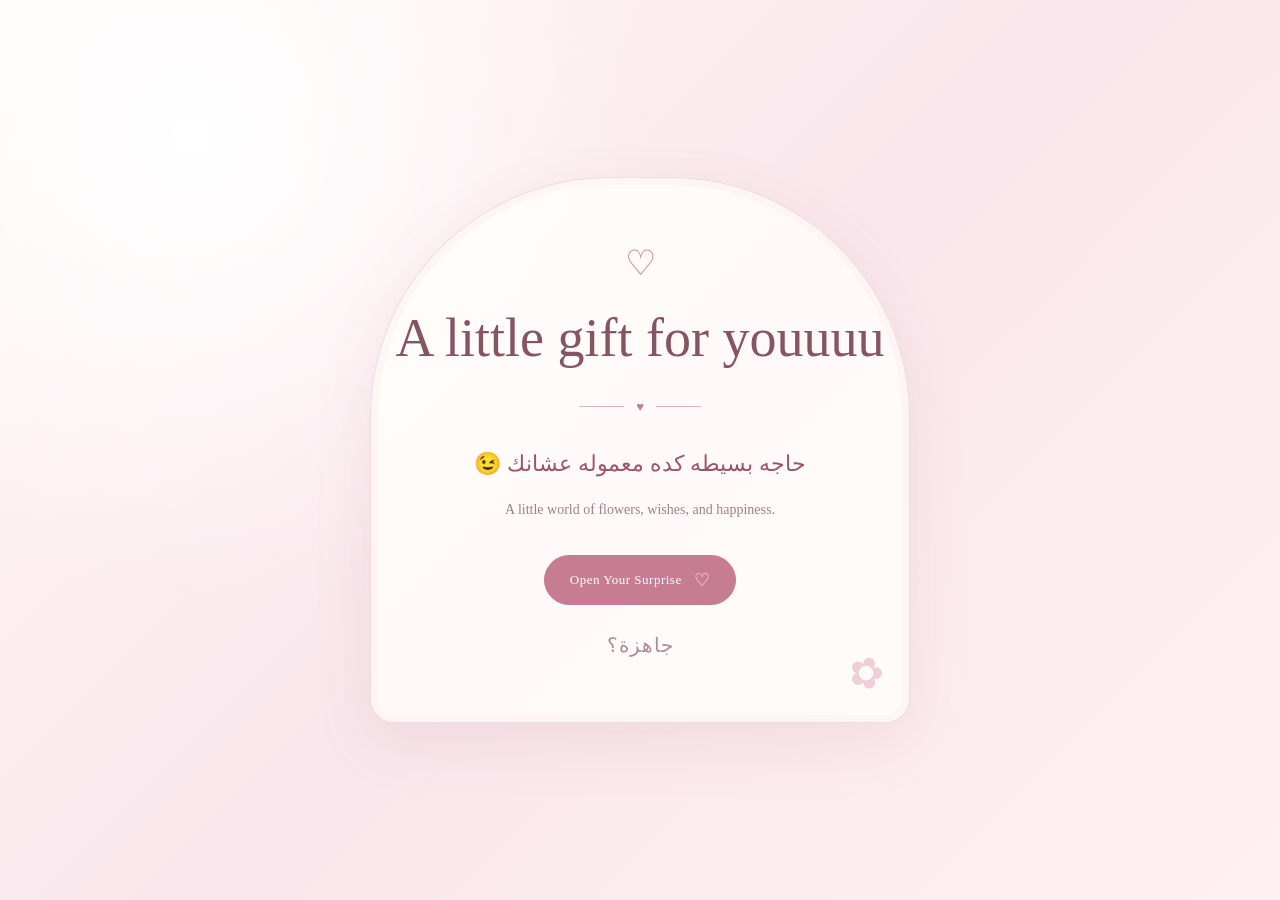
<file: index.html>
<!DOCTYPE html>
<html lang="en">
<head>
    <meta charset="UTF-8">
    <meta name="viewport" content="width=device-width, initial-scale=1.0">

    <title>Jomyy's Birthday</title>

    <link rel="stylesheet" href="style.css">
</head>

<body>

    <main class="birthday-card">

        <span class="top-decoration">♡</span>

        

        <h1>
 
            A little gift for youuuu
        </h1>

        <div class="divider">
            <span></span>
            <span class="heart">♥</span>
            <span></span>
        </div>

        <p class="arabic-text" lang="ar" dir="rtl">
            حاجه بسيطه كده معموله عشانك 😉
        </p>

        <p class="english-text">
            A little world of flowers, wishes, and happiness.
        </p>

        <button class="surprise-button" type="button">
            Open Your Surprise
            <span>♡</span>
        </button>

        <p class="footer-note">جاهزة؟ </p>

        <span class="corner-flower flower-one">✿</span>
        <span class="corner-flower flower-two">✿</span>

    </main>

    <script src="script.js"></script>

</body>
</html>
</file>
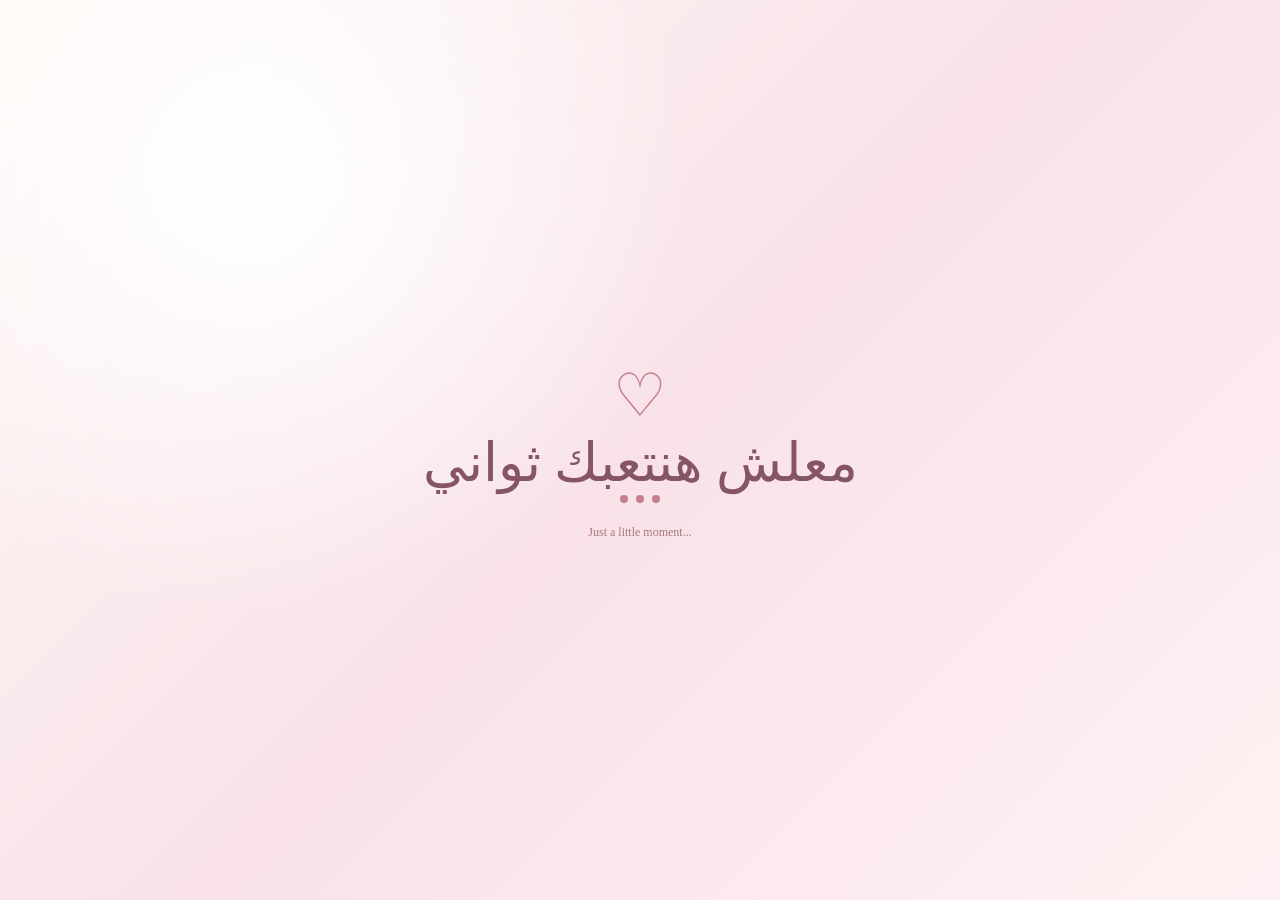
<file: birthday.html>
<!DOCTYPE html>
<html lang="en">

<head>
    <meta charset="UTF-8">
    <meta name="viewport" content="width=device-width, initial-scale=1.0">

    <title>Happy 19th Birthday ♡</title>

    <link rel="stylesheet" href="style.css">
</head>

<body class="birthday-reveal-page">
    <!-- Birthday loading screen -->
<div class="birthday-loader" id="birthdayLoader">

    <div class="loader-heart">♡</div>

    <h1>معلش هنتعبك ثواني</h1>

    <div class="loader-dots">
        <span></span>
        <span></span>
        <span></span>
    </div>

    <small>Just a little moment... </small>

</div>

<!-- Party poppers and balloons -->
<div class="birthday-celebration" aria-hidden="true"></div>

    <!-- Floating decorations -->
    <div class="birthday-particles" aria-hidden="true"></div>

    <main class="birthday-reveal-card">

        <p class="birthday-top-note">
            ✧ A SPECIAL DAY FOR A SPECIAL PERSON ✧
        </p>

        



        <h1 class="birthday-big-title">
            Happy<br>
            <span>Birthdayyyyy!</span>
        </h1>

        <div class="birthday-number">
            <span>1</span>
            <span>9</span>
        </div>

        <p class="birthday-arabic" lang="ar" dir="rtl">
            كل سنة وإنتي طيبة يا جوميييي 💗
        </p>



        <div class="birthday-divider">
            <span>♡</span>
            <span>✿</span>
            <span>♡</span>
        </div>

        <button class="birthday-continue-button" type="button">
            نخش عل هدايا بقا ؟؟
            <span>♡</span>
        </button>



    </main>

    <script src="script.js"></script>

</body>

</html>
</file>
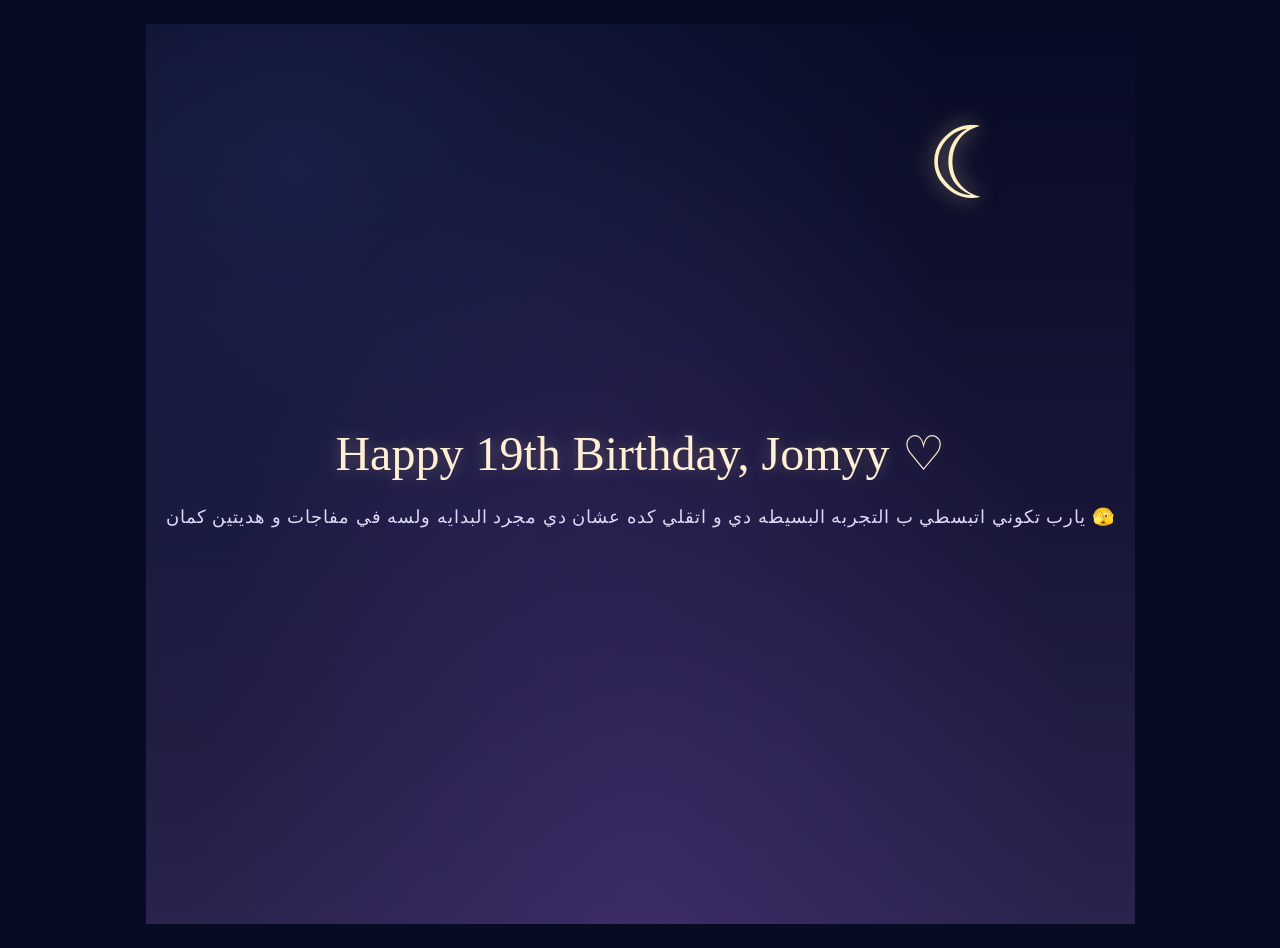
<file: final-temp.html>
<!DOCTYPE html>
<html lang="en">
<head>
    <meta charset="UTF-8">
    <meta name="viewport" content="width=device-width, initial-scale=1.0">

    <title>For Jomyy </title>

    <link rel="stylesheet" href="style.css">
</head>

<body class="final-page">

    <main class="starry-sky">

        <div class="stars-container" id="starsContainer"></div>

        <div class="moon" aria-hidden="true">☾</div>

        <div class="final-message">
            <h1>Happy 19th Birthday, Jomyy ♡</h1>
            <p>يارب تكوني اتبسطي ب التجربه البسيطه دي و اتقلي كده عشان دي مجرد البدايه ولسه في مفاجات و هديتين كمان 🫣</p>
        </div>

    </main>

    <script src="script.js"></script>

</body>
</html>
</file>
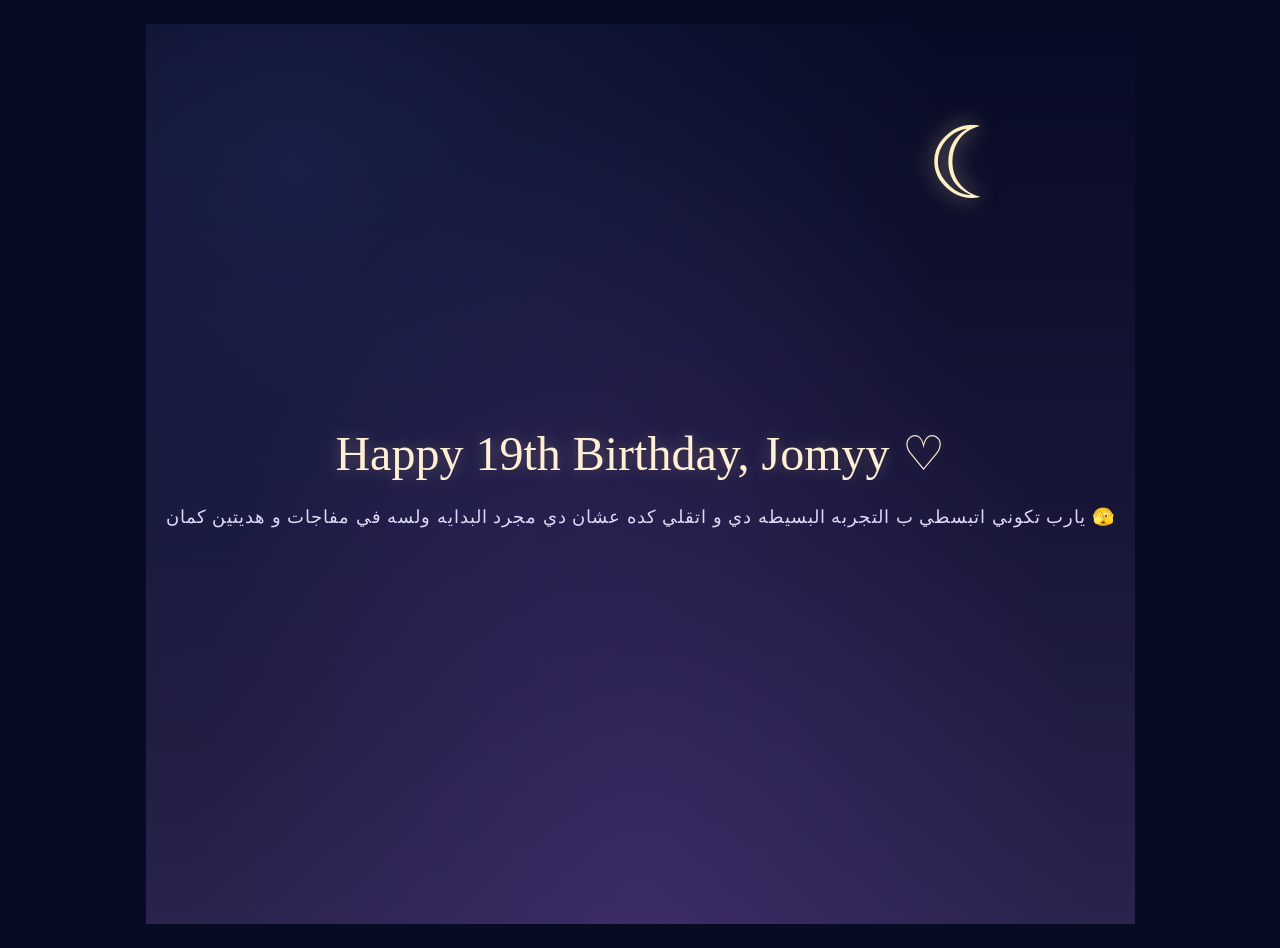
<file: Final.html>
<!DOCTYPE html>
<html lang="en">
<head>
    <meta charset="UTF-8">
    <meta name="viewport" content="width=device-width, initial-scale=1.0">

    <title>For Jomyy </title>

    <link rel="stylesheet" href="style.css">
</head>

<body class="final-page">

    <main class="starry-sky">

        <div class="stars-container" id="starsContainer"></div>

        <div class="moon" aria-hidden="true">☾</div>

        <div class="final-message">
            <h1>Happy 19th Birthday, Jomyy ♡</h1>
            <p>يارب تكوني اتبسطي ب التجربه البسيطه دي و اتقلي كده عشان دي مجرد البدايه ولسه في مفاجات و هديتين كمان 🫣</p>
        </div>

    </main>

    <script src="script.js"></script>

</body>
</html>
</file>
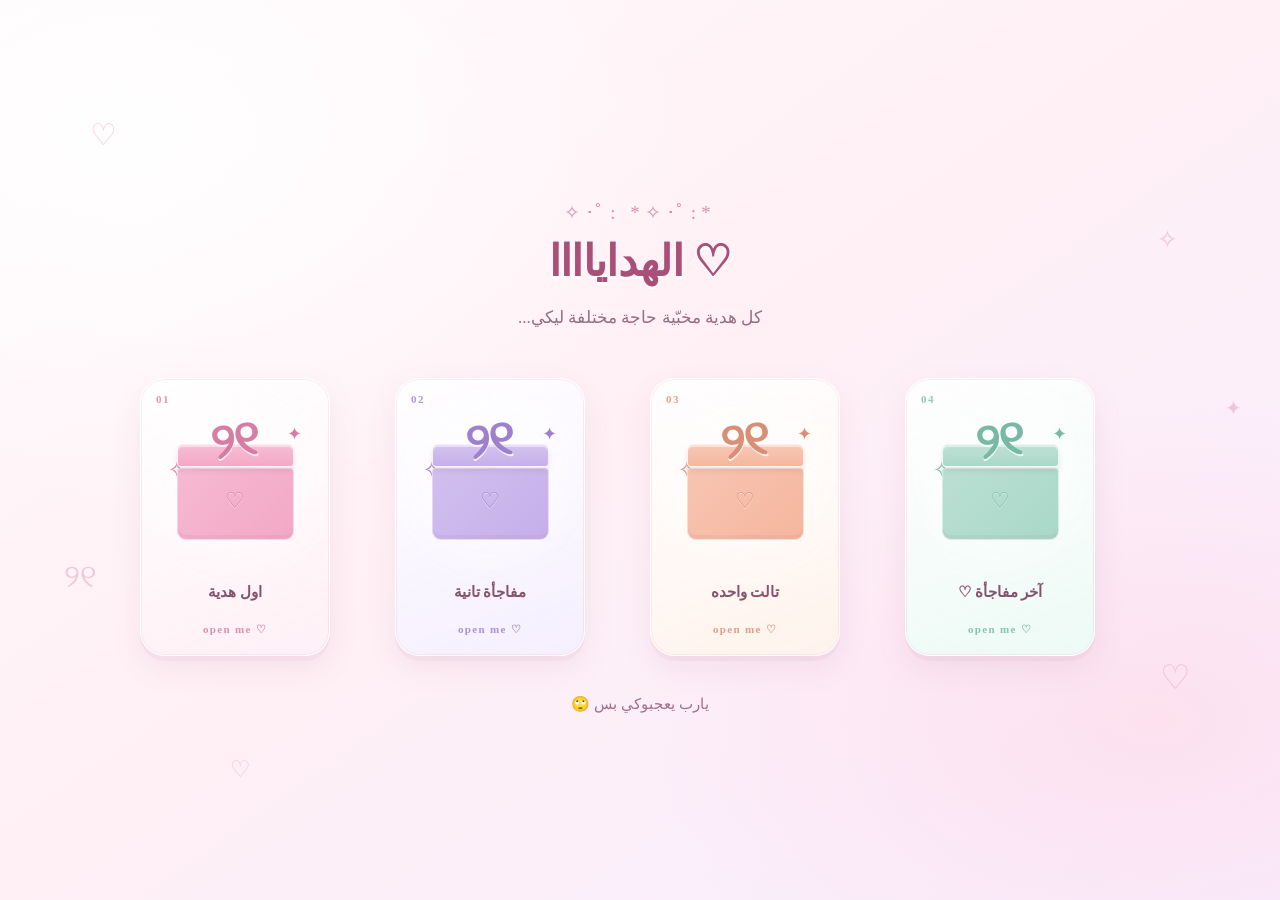
<file: gifts.html>
<!DOCTYPE html>
<html lang="en">

<head>
    <meta charset="UTF-8">
    <meta name="viewport" content="width=device-width, initial-scale=1.0">

    <title>A Little Birthday Surprise ♡</title>

    <link rel="stylesheet" href="style.css">
</head>

<body class="gifts-page">

    <div class="gift-decorations" aria-hidden="true">
        <span>♡</span>
        <span>✧</span>
        <span>୨୧</span>
        <span>♡</span>
        <span>✦</span>
        <span>♡</span>
    </div>

    <main class="gifts-container">

        <div class="gift-heading-decoration" aria-hidden="true">
            ✧･ﾟ: *✧･ﾟ:*
        </div>

        <h1 class="gifts-title">
            الهداياااا ♡
        </h1>

        <p class="gifts-subtitle" lang="ar" dir="rtl">
            كل هدية مخبّية حاجة مختلفة ليكي...
           
        </p>

        <section class="gifts-grid" aria-label="Birthday gifts">

            <!-- Gift One -->
            <button class="gift-box gift-pink"
                    id="firstGift"
                    type="button">

                <span class="gift-number">01</span>

                <span class="gift-illustration" aria-hidden="true">
                    <span class="gift-lid"></span>
                    <span class="gift-ribbon-vertical"></span>
                    <span class="gift-ribbon-horizontal"></span>
                    <span class="gift-bow">୨୧</span>
                    <span class="gift-heart">♡</span>
                </span>

                <span class="gift-label" lang="ar" dir="rtl">
                  اول هدية
                </span>

                <span class="gift-hint">
                    open me ♡
                </span>

            </button>

            <!-- Gift Two -->
            <button class="gift-box gift-lilac"
                    id="secondGift"
                    type="button">

                <span class="gift-number">02</span>

                <span class="gift-illustration" aria-hidden="true">
                    <span class="gift-lid"></span>
                    <span class="gift-ribbon-vertical"></span>
                    <span class="gift-ribbon-horizontal"></span>
                    <span class="gift-bow">୨୧</span>
                    <span class="gift-heart">♡</span>
                </span>

                <span class="gift-label" lang="ar" dir="rtl">
                    مفاجأة تانية
                </span>

                <span class="gift-hint">
                    open me ♡
                </span>

            </button>

            <!-- Gift Three -->
            <button class="gift-box gift-peach"
                    id="thirdGift"
                    type="button">

                <span class="gift-number">03</span>

                <span class="gift-illustration" aria-hidden="true">
                    <span class="gift-lid"></span>
                    <span class="gift-ribbon-vertical"></span>
                    <span class="gift-ribbon-horizontal"></span>
                    <span class="gift-bow">୨୧</span>
                    <span class="gift-heart">♡</span>
                </span>

                <span class="gift-label" lang="ar" dir="rtl">
                   تالت واحده
                </span>

                <span class="gift-hint">
                    open me ♡
                </span>

            </button>

            <!-- Gift Four -->
            <button class="gift-box gift-mint"
                    id="fourthGift"
                    type="button">

                <span class="gift-number">04</span>

                <span class="gift-illustration" aria-hidden="true">
                    <span class="gift-lid"></span>
                    <span class="gift-ribbon-vertical"></span>
                    <span class="gift-ribbon-horizontal"></span>
                    <span class="gift-bow">୨୧</span>
                    <span class="gift-heart">♡</span>
                </span>

                <span class="gift-label" lang="ar" dir="rtl">
                    آخر مفاجأة ♡
                </span>

                <span class="gift-hint">
                    open me ♡
                </span>

            </button>

        </section>

        <p class="gifts-footer" lang="ar" dir="rtl">
         يارب يعجبوكي بس 🙄
        </p>

        <!-- First Gift: Birthday Cake -->
       <!-- First Gift: Birthday Cake -->
<section class="cake-surprise" id="cakeSurprise" hidden>

    <h2 class="cake-message" lang="ar" dir="rtl">
      اووووووه تورتتتتتتههههه, اتمني امنيه بقا و طفي الشمعة  (دوسي على الشمعة يا فلاحة)
    </h2>

    <div class="cake-scene">

        <div class="cake-sparkle sparkle-one">✦</div>
        <div class="cake-sparkle sparkle-two">♡</div>
        <div class="cake-sparkle sparkle-three">✧</div>
        <div class="cake-sparkle sparkle-four">♡</div>

        <div class="realistic-cake">

            <!-- Candle -->
            <div class="cake-candle" id="cakeCandle"
                 role="button" tabindex="0"
                 aria-label="اطفي الشمعة">

                <span class="candle-flame" id="candleFlame"></span>
                <span class="candle-smoke" id="candleSmoke"></span>

            </div>

            <!-- Top frosting -->
            <div class="frosting-top">
                <span class="strawberry strawberry-one">🍓</span>
                <span class="strawberry strawberry-two">🍓</span>
                <span class="strawberry strawberry-three">🍓</span>
                <span class="cake-decoration">♡</span>
            </div>

            <!-- Upper cake -->
            <div class="real-cake-layer upper-layer">
                <div class="cream-drip drip-one"></div>
                <div class="cream-drip drip-two"></div>
                <div class="cream-drip drip-three"></div>
            </div>

            <!-- Cream filling -->
            <div class="cream-filling"></div>

            <!-- Bottom cake -->
            <div class="real-cake-layer lower-layer">
                <span class="cake-heart heart-one">♡</span>
                <span class="cake-heart heart-two">♡</span>
                <span class="cake-heart heart-three">♡</span>
            </div>

            <!-- Plate -->
            <div class="real-cake-plate"></div>

        </div>
    </div>

    <p class="wish-message" lang="ar" dir="rtl">
       ياترى التورته دي طعمها حلو ولا وحش
    </p>

    <p class="wish-result"
       id="wishResult"
       lang="ar"
       dir="rtl"
       aria-live="polite"></p>

</section>

<!-- Second Gift: 19 Lily Bouquet -->
<section class="lily-surprise" id="lilySurprise" hidden>

    <h2 class="lily-title" lang="ar" dir="rtl">
        19 سنه = 19 ورده 😎
    </h2>

    <div class="lily-bouquet" id="lilyBouquet">

        <div class="lily-flowers" aria-label="Bouquet of 19 lilies">
            <!-- The 19 lilies will be created here -->
        </div>

        <div class="bouquet-stems"></div>

        <div class="bouquet-wrapping">
            <div class="wrapping-fold"></div>
            <div class="bouquet-ribbon"></div>
            <div class="bouquet-bow">♡</div>
        </div>

    </div>

    <p class="lily-message" lang="ar" dir="rtl">
       و المفروض المفروض يعني انه دول lilies بس معرفتش اظبط شكله اوي
    </p>

</section>
<!-- Third Gift: The Missing Photo -->
<section class="missing-photo-surprise" id="missingPhotoSurprise" hidden>

    <h2 class="missing-photo-title">
        A Missing Memory 📸
    </h2>

    <div class="polaroid-frame">

        <div class="removed-photo">
            <span class="photo-corner top-left"></span>
            <span class="photo-corner top-right"></span>
            <span class="photo-corner bottom-left"></span>
            <span class="photo-corner bottom-right"></span>
        </div>

        <div class="polaroid-caption" lang="ar" dir="rtl">
           كان المفروض احط هنا صورتنا اخر يوم في سنه اولى بس انتي مرضتيش يومها و انا لسه شايلك الموقف ده على فكره 🖕🖕


        </div>

    </div>

</section>

<!-- Fourth Gift: A Letter for You -->
<section class="letter-surprise" id="letterSurprise" hidden>

    <div class="letter-decoration" aria-hidden="true">
        ♡
    </div>

    <div class="letter-paper">

        <p class="letter-heading">
            A Little Letter
        </p>

        <div class="letter-content" lang="ar" dir="rtl">
          
 كل سنه وانتي طيبه ي جومي و عقبال 1000 سنه يارب و تحققي كل اللي نفسك فيه و بجد انا لو قعدت اكتب من النهارده ل بكره مش هقدر اوصف اد ايه انا مبسوط اني قابلتك و عرفتك و كل ما افتكر المواقف اللي حصلتلنا السنه دي كلها ببتسم و اضحك بجد و بالذات موقف التحويله ده هيفضل له مكانه خاصه و مضحكه في قلبي 😂 و مع اني شفت بهدله كتير معاكي بصراحه بس ده ميجيش حاجه جنب الحاجات اللي اتعلمتها منك فعلا مش بأفور لما اقول انك خلتيني ابقى انسان احسن ب مليون مره من ما كنت قبل ما اعرفك و شجعتيني اعمل حاجات انا كان يستحيل اقدر اعملها و خلتيني دايما شغال على نفسي عشان ابقى كل يوم احسن من اليوم اللي قبله. وانا عمري ما كنت اتخيل اني اقابل مش بس بنت بل شخص عموما زيك كده عنده اصرار و عزيمه و عارف هو عايز ايه و ازاي يوصل للي عايزه و عندك كميه انجازات في الحياه لا تعد ولا تحصى و ان شاء الله كل ده يبقى مجرد البدايه و تحققي اضعاف اللي حققتيه بعد كده. و اوعي اوعي يا جومي تخلي اي حد ينسيكي انتي مين او يحسسك ان في حاجه انتي مش قادره تحققيها. و اتمنى من كل قلبي يبقى ليكي نجاحات كتير في المستقبل و اوعدك اني هحاول اساعدك بكل اللي اقدر و اللي مقدرش اعمله كمان عشان اخلي نجاحك يبقى اوسع و اضخم و ابقى جزء منه كمان 😉❤️

        </div>

        <div class="letter-signature" >
            We shokran begad ya jomyy 3al kol elly 7asal ma3ana ✌️
        </div>

    </div>

<button class="final-page-button" id="finalPageButton" hidden>
    One Last Little Surprise ✨
</button>

</section>

    </main>

    <script src="script.js"></script>

</body>
</html>
</file>
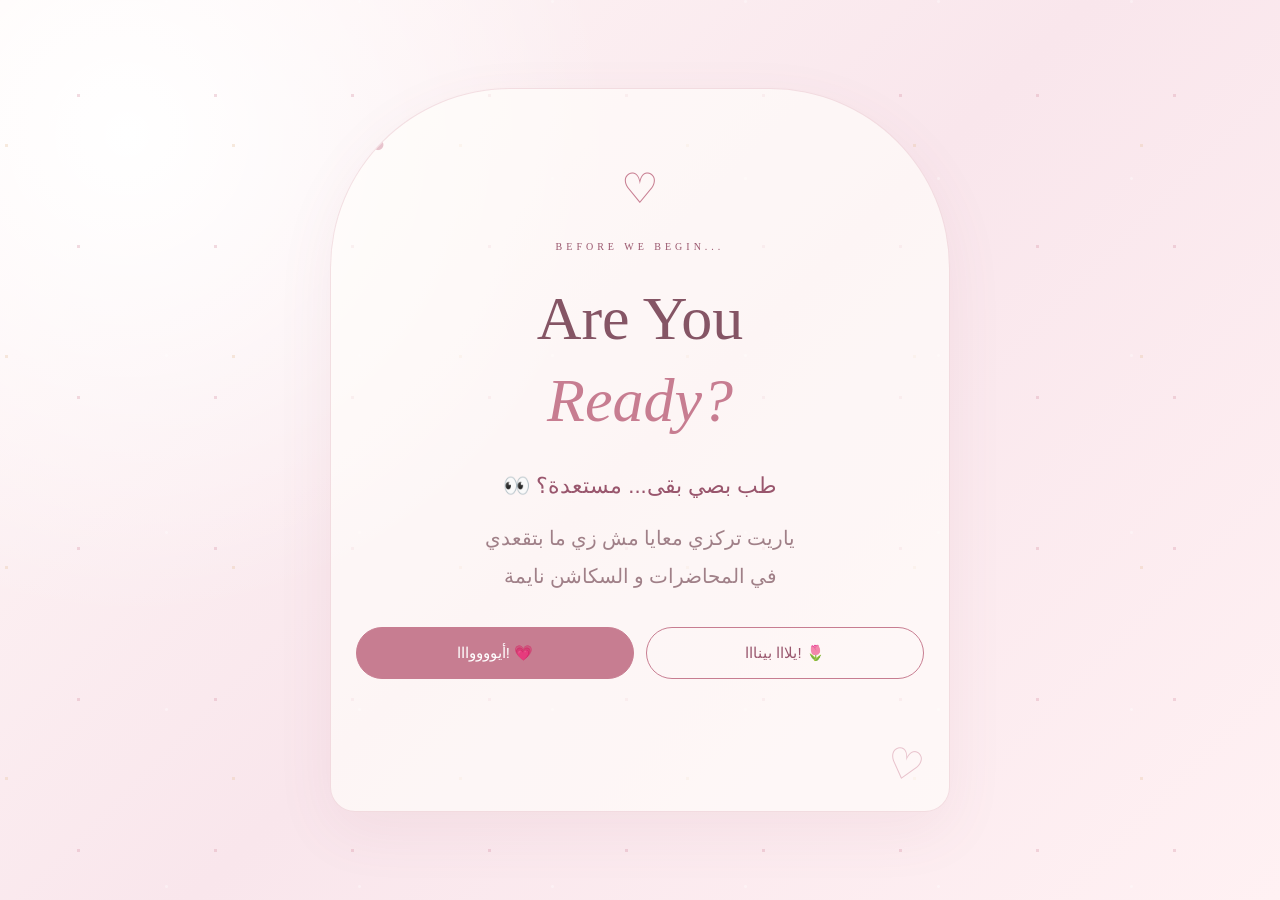
<file: ready.html>
<!DOCTYPE html>
<html lang="en">
<head>
    <meta charset="UTF-8">
    <meta name="viewport" content="width=device-width, initial-scale=1.0">

    <title>Are You Ready? ♡</title>

    <link rel="stylesheet" href="style.css">
</head>

<body class="ready-page">
    <div class="ambient-sparkles" aria-hidden="true"></div>

    <main class="ready-card">

        <span class="ready-heart">♡</span>

        <p class="ready-eyebrow">BEFORE WE BEGIN...</p>

        <h1 class="ready-title">
            Are You
            <span>Ready?</span>
        </h1>

        <p class="ready-arabic" lang="ar" dir="rtl">
            طب بصي بقى... مستعدة؟ 👀
        </p>

        <p class="ready-description">
             ياريت تركزي معايا  مش زي ما بتقعدي في المحاضرات و السكاشن نايمة
        </p>

        <div class="ready-options">

            <button class="ready-button" type="button" data-choice="yes">
                أيووووااا! 💗
            </button>

            <button class="ready-button secondary" type="button" data-choice="go">
                يلااا بينااا! 🌷
            </button>

        </div>

        <p class="ready-response" aria-live="polite"></p>

        <span class="ready-decoration decoration-one">✿</span>
        <span class="ready-decoration decoration-two">♡</span>

    </main>

    <script src="script.js"></script>

</body>
</html>
</file>
<file: style.css>
/* ===== Basic Setup ===== */

* {
    margin: 0;
    padding: 0;
    box-sizing: border-box;
}

:root {
    --cream: #fff9f6;
    --pink: #f8e2e8;
    --rose: #c77d91;
    --dark-rose: #99566d;
    --text: #78535d;
}

/* ===== Page Background ===== */

body {
    min-height: 100vh;
    min-height: 100svh;

    display: flex;
    justify-content: center;
    align-items: center;

    padding: 24px;

    background:
        radial-gradient(
            circle at 15% 15%,
            #ffffff 0,
            transparent 35%
        ),
        linear-gradient(
            135deg,
            #fff8f7,
            #f9e6ec,
            #fff1f3
        );

    color: var(--text);
    font-family: Georgia, serif;
}

/* ===== Main Card ===== */

.birthday-card {
    position: relative;

    width: min(100%, 540px);
    padding: clamp(35px, 8vw, 65px) 24px;

    text-align: center;

    background: rgba(255, 253, 251, 0.88);

    border: 1px solid rgba(199, 125, 145, 0.25);
    border-radius: 240px 240px 24px 24px;

    box-shadow:
        0 20px 60px rgba(153, 86, 109, 0.10),
        inset 0 0 0 7px rgba(248, 226, 232, 0.25);

    overflow: hidden;

    animation: appear 1s ease both;
}

/* ===== Top Details ===== */

.top-decoration {
    display: block;

    margin-bottom: 22px;

    color: var(--rose);
    font-size: 35px;
}

.eyebrow {
    margin-bottom: 20px;

    color: var(--dark-rose);
    font-size: 10px;
    letter-spacing: 4px;
    line-height: 1.8;
}

/* ===== Main Heading ===== */

h1 {
    font-size: clamp(35px, 8vw, 54px);
    line-height: 1.2;
    font-weight: normal;
    color: #855565;
}

.number {
    display: block;

    margin: 8px 0;

    color: var(--rose);
    font-size: clamp(65px, 16vw, 100px);
    font-style: italic;
    line-height: 1;
}

/* ===== Divider ===== */

.divider {
    display: flex;
    align-items: center;
    justify-content: center;

    gap: 12px;
    margin: 28px 0;
}

.divider span:not(.heart) {
    width: 45px;
    height: 1px;
    background: #dfb5c1;
}

.heart {
    color: var(--rose);
    font-size: 13px;
}

/* ===== Messages ===== */

.arabic-text {
    margin-bottom: 12px;

    color: var(--dark-rose);
    font-family: Tahoma, sans-serif;
    font-size: clamp(18px, 4.5vw, 22px);
    line-height: 1.9;
}

.english-text {
    max-width: 310px;
    margin: 0 auto;

    color: #a08088;
    font-size: 14px;
    line-height: 1.9;
}

/* ===== Surprise Button ===== */

.surprise-button {
    display: inline-flex;
    justify-content: center;
    align-items: center;
    gap: 12px;

    min-height: 50px;
    margin-top: 32px;
    padding: 0 25px;

    border: 1px solid var(--rose);
    border-radius: 50px;

    background: var(--rose);
    color: white;

    font-family: inherit;
    font-size: 13px;
    letter-spacing: 0.5px;

    cursor: pointer;

    transition:
        background 0.25s ease,
        color 0.25s ease,
        transform 0.25s ease;
}

.surprise-button span {
    font-size: 18px;
}

.surprise-button:hover {
    background: transparent;
    color: var(--dark-rose);
    transform: translateY(-2px);
}

.surprise-button:focus-visible {
    outline: 3px solid #d9a5b5;
    outline-offset: 4px;
}

/* ===== Footer ===== */

.footer-note {
    margin-top: 28px;

    color: #b08c96;
    font-size: 20px;
    letter-spacing: 1px;
}

/* ===== Decorative Flowers ===== */

.corner-flower {
    position: absolute;

    color: #e6b7c5;
    opacity: 0.65;

    pointer-events: none;
}

.flower-one {
    top: 28px;
    left: 25px;
    font-size: 35px;
    transform: rotate(-20deg);
}

.flower-two {
    right: 25px;
    bottom: 25px;
    font-size: 42px;
    transform: rotate(18deg);
}

/* ===== Entrance Animation ===== */

@keyframes appear {
    from {
        opacity: 0;
        transform: translateY(18px);
    }

    to {
        opacity: 1;
        transform: translateY(0);
    }
}

/* ===== Mobile Adjustments ===== */

@media (max-width: 400px) {
    body {
        padding: 14px;
    }

    .birthday-card {
        padding-right: 18px;
        padding-left: 18px;
    }

    .eyebrow {
        letter-spacing: 2.5px;
    }

    .flower-one {
        left: 14px;
    }

    .flower-two {
        right: 14px;
    }
}

/* Respect reduced-motion preferences */

@media (prefers-reduced-motion: reduce) {
    *,
    *::before,
    *::after {
        animation-duration: 0.01ms !important;
        transition-duration: 0.01ms !important;
    }
}

/* ===== Ready Page — Soft Romantic Style ===== */

body.ready-page {
    background:
        radial-gradient(
            circle at 10% 15%,
            #ffffff 0,
            transparent 35%
        ),
        linear-gradient(
            135deg,
            #fff8f7,
            #f9e6ec,
            #fff1f3
        );

    color: var(--text);
}

/* Open layout, different from the first page */

.ready-card {
    position: relative;
    overflow: hidden;

    width: min(100%, 620px);
    padding: clamp(45px, 9vw, 75px) 25px;

    text-align: center;

    background: rgba(255, 253, 251, 0.65);

    border: 1px solid rgba(199, 125, 145, 0.22);
    border-radius: 180px 180px 25px 25px;

    box-shadow:
        0 20px 60px rgba(153, 86, 109, 0.07);

    animation: appear 0.9s ease both;
}

/* Small heading */

.ready-heart {
    display: block;
    margin-bottom: 25px;

    color: var(--rose);
    font-size: 42px;
}

.ready-eyebrow {
    margin-bottom: 25px;

    color: var(--dark-rose);
    font-size: 10px;
    letter-spacing: 4px;
    line-height: 1.8;
}

/* Main question */

.ready-title {
    color: #855565;

    font-family: Georgia, serif;
    font-size: clamp(38px, 9vw, 62px);
    font-weight: normal;
    line-height: 1.2;
}

.ready-title span {
    display: block;
    margin-top: 8px;

    color: var(--rose);
    font-style: italic;
}

.ready-arabic {
    margin-top: 28px;

    color: var(--dark-rose);
    font-family: Tahoma, sans-serif;
    font-size: clamp(18px, 4.5vw, 22px);
    line-height: 1.9;
}

.ready-description {
    max-width: 320px;
    margin: 12px auto 32px;

    color: #a08088;
    font-size: 20px;
    line-height: 1.9;
}

/* Buttons */

.ready-options {
    display: flex;
    flex-wrap: wrap;
    justify-content: center;
    gap: 12px;

    width: 100%;
    margin: 0 auto;
}

.ready-button {
    flex: 1 1 210px;
    min-height: 52px;
    padding: 12px 18px;

    border: 1px solid var(--rose);
    border-radius: 50px;

    background: var(--rose);
    color: white;

    font-family: Tahoma, sans-serif;
    font-size: 15px;

    cursor: pointer;

    transition:
        transform 0.25s ease,
        background 0.25s ease,
        color 0.25s ease;
}

.ready-button.secondary {
    background: transparent;
    color: var(--dark-rose);
}

.ready-button:hover {
    transform: translateY(-3px);
    background: var(--dark-rose);
    color: white;
}

.ready-button:focus-visible {
    outline: 3px solid #d9a5b5;
    outline-offset: 4px;
}

.ready-button:disabled {
    cursor: default;
    opacity: 0.65;
}

/* Response */

.ready-response {
    min-height: 32px;
    margin-top: 25px;

    color: var(--dark-rose);
    font-family: Tahoma, sans-serif;
    font-size: 16px;
    line-height: 1.9;
}

/* Corner flowers */

.ready-decoration {
    position: absolute;

    color: #dca6b6;
    opacity: 0.65;

    pointer-events: none;
}

.decoration-one {
    top: 28px;
    left: 24px;

    font-size: 38px;
    transform: rotate(-20deg);
}

.decoration-two {
    right: 25px;
    bottom: 22px;

    font-size: 42px;
    transform: rotate(15deg);
}

/* Mobile */

@media (max-width: 480px) {
    .ready-card {
        padding-right: 20px;
        padding-left: 20px;
        border-radius: 130px 130px 22px 22px;
    }

    .ready-eyebrow {
        letter-spacing: 2.5px;
    }

    .ready-options {
        flex-direction: column;
        align-items: stretch;
    }

    .ready-button {
        flex: auto;
        width: 100%;
    }

    .decoration-one {
        left: 14px;
    }

    .decoration-two {
        right: 14px;
    }
}

/* ===== Gentle Sparkles ===== */

body.ready-page {
    position: relative;
    isolation: isolate;
}

.ambient-sparkles {
    position: fixed;
    inset: 0;
    z-index: -1;

    pointer-events: none;

    background-image:
        radial-gradient(circle, #d99bad 1.5px, transparent 2px),
        radial-gradient(circle, #ffffff 1px, transparent 2px),
        radial-gradient(circle, #e8c7a4 1.5px, transparent 2px);

    background-size:
        137px 151px,
        193px 177px,
        227px 211px;

    background-position:
        10px 20px,
        70px 90px,
        120px 40px;

    opacity: 0.35;

    animation: sparkleDrift 18s linear infinite;
}

/* ===== Floating Corner Flowers ===== */

.ready-decoration {
    animation: flowerFloat 4s ease-in-out infinite;
}

.decoration-two {
    animation-delay: -2s;
}

/* ===== Button Interaction ===== */

.ready-button:active {
    transform: scale(0.97);
}

.ready-card.leaving {
    animation: pageLeaving 0.7s ease forwards;
}

@keyframes sparkleDrift {
    from {
        background-position:
            10px 20px,
            70px 90px,
            120px 40px;
    }

    to {
        background-position:
            147px 171px,
            -123px 267px,
            347px -171px;
    }
}

@keyframes flowerFloat {
    0%, 100% {
        translate: 0 0;
    }

    50% {
        translate: 0 -7px;
    }
}

@keyframes pageLeaving {
    to {
        opacity: 0;
        transform: translateY(-10px);
    }
}

/* Respect reduced-motion preferences */

@media (prefers-reduced-motion: reduce) {
    .ambient-sparkles,
    .ready-decoration {
        animation: none;
    }

    .ready-card.leaving {
        animation: none;
        opacity: 0;
    }
}

/* ==================================
   HAPPY BIRTHDAY REVEAL PAGE
================================== */

body.birthday-reveal-page {
    min-height: 100vh;
    margin: 0;
    padding: 35px 18px;
    box-sizing: border-box;

    display: flex;
    justify-content: center;
    align-items: center;

    overflow-x: hidden;
    position: relative;
    isolation: isolate;

    background:
        radial-gradient(
            circle at 15% 20%,
            #ffffff 0,
            transparent 32%
        ),
        radial-gradient(
            circle at 85% 75%,
            #f5d6df 0,
            transparent 35%
        ),
        linear-gradient(
            135deg,
            #fffaf7,
            #f9e5eb,
            #fff5f3
        );
}

/* Floating background particles */

.birthday-particles {
    position: absolute;
    inset: 0;
    z-index: -1;
    overflow: hidden;
    pointer-events: none;
}

.birthday-particles span {
    position: absolute;
    bottom: -50px;

    color: #c77d91;
    opacity: 0;

    animation: birthdayFloat linear infinite;
}

/* Main card */

.birthday-reveal-card {
    width: min(100%, 570px);
    box-sizing: border-box;

    padding: 42px 30px 30px;
    position: relative;

    text-align: center;

    background: rgba(255, 255, 255, 0.76);
    border: 1px solid rgba(199, 125, 145, 0.25);
    border-radius: 30px;

    box-shadow:
        0 20px 60px rgba(153, 86, 109, 0.12),
        inset 0 0 30px rgba(255, 255, 255, 0.8);

    animation: birthdayCardEntrance 1s ease both;
}

/* Small heading */

.birthday-top-note {
    margin: 0 0 18px;

    color: #a66a7c;
    font-size: 10px;
    font-weight: 700;
    letter-spacing: 3px;

    animation: birthdayFadeUp 0.8s 0.2s both;
}

/* Cake */

.birthday-cake {
    display: flex;
    flex-direction: column;
    align-items: center;

    margin-bottom: 12px;

    animation: cakeEntrance 1s 0.25s both;
}

.cake-candle {
    font-size: 27px;
    margin-bottom: -5px;

    animation: candleWiggle 2s ease-in-out infinite;
}

.cake-emoji {
    display: inline-block;
    font-size: 66px;

    filter: drop-shadow(
        0 8px 8px rgba(153, 86, 109, 0.12)
    );

    animation: cakeBounce 3s ease-in-out infinite;
}

/* Birthday text */

.birthday-small-text {
    margin: 10px 0 8px;

    color: #a77782;
    font-size: 14px;
    letter-spacing: 1px;

    animation: birthdayFadeUp 0.8s 0.4s both;
}

.birthday-big-title {
    margin: 0;

    color: #78535d;

    font-family: Georgia, "Times New Roman", serif;
    font-size: clamp(38px, 8vw, 62px);
    font-weight: 700;
    line-height: 1.08;
    letter-spacing: -1px;

    animation: birthdayTitleEntrance 1s 0.5s both;
}

.birthday-big-title span {
    display: inline-block;

    color: #c77d91;

    text-shadow:
        0 5px 20px rgba(199, 125, 145, 0.14);

    animation: birthdayGlow 3s ease-in-out infinite;
}

/* Her age */

.birthday-number {
    display: flex;
    justify-content: center;
    gap: 10px;

    margin: 20px 0;
}

.birthday-number span {
    width: 43px;
    height: 43px;

    display: grid;
    place-items: center;

    border-radius: 50%;
    border: 1px solid #e7bac8;

    background: #fff3f6;
    color: #b86d85;

    font-family: Georgia, serif;
    font-size: 23px;
    font-weight: bold;

    animation: numberPop 0.6s both;
}

.birthday-number span:nth-child(2) {
    animation-delay: 0.15s;
}

/* Arabic message */

.birthday-arabic {
    margin: 16px 0;

    color: #99566d;
    font-size: 22px;
    font-weight: 700;

    animation: birthdayFadeUp 0.8s 0.7s both;
}

/* English message */

.birthday-message {
    max-width: 390px;
    margin: 0 auto;

    color: #87666e;
    font-size: 15px;
    line-height: 1.9;

    animation: birthdayFadeUp 0.8s 0.85s both;
}

/* Decorative divider */

.birthday-divider {
    display: flex;
    justify-content: center;
    align-items: center;
    gap: 16px;

    margin: 22px 0;

    color: #c77d91;
    font-size: 19px;

    animation: birthdayFadeUp 0.8s 1s both;
}

/* Continue button */

.birthday-continue-button {
    min-height: 50px;
    padding: 13px 24px;

    border: none;
    border-radius: 30px;

    background: linear-gradient(
        135deg,
        #c77d91,
        #b96e84
    );

    color: white;
    font-family: inherit;
    font-size: 14px;
    font-weight: 600;

    cursor: pointer;

    box-shadow:
        0 8px 22px rgba(199, 125, 145, 0.25);

    transition:
        transform 0.25s ease,
        box-shadow 0.25s ease;

    animation: birthdayFadeUp 0.8s 1.1s both;
}

.birthday-continue-button span {
    display: inline-block;
    margin-left: 8px;
}

.birthday-continue-button:active {
    transform: scale(0.96);
}

@media (hover: hover) and (pointer: fine) {
    .birthday-continue-button:hover {
        transform: translateY(-3px);

        box-shadow:
            0 12px 28px rgba(199, 125, 145, 0.35);
    }
}

/* Footer */

.birthday-footer {
    margin: 22px 0 0;

    color: #b18b94;
    font-size: 11px;
    letter-spacing: 0.5px;

    animation: birthdayFadeUp 0.8s 1.2s both;
}

/* ==================================
   ANIMATIONS
================================== */

@keyframes birthdayCardEntrance {
    from {
        opacity: 0;
        transform: translateY(28px) scale(0.96);
    }

    to {
        opacity: 1;
        transform: translateY(0) scale(1);
    }
}

@keyframes birthdayFadeUp {
    from {
        opacity: 0;
        transform: translateY(16px);
    }

    to {
        opacity: 1;
        transform: translateY(0);
    }
}

@keyframes birthdayTitleEntrance {
    from {
        opacity: 0;
        transform: scale(0.85);
        filter: blur(8px);
    }

    to {
        opacity: 1;
        transform: scale(1);
        filter: blur(0);
    }
}

@keyframes cakeEntrance {
    from {
        opacity: 0;
        transform: translateY(-18px) scale(0.7);
    }

    to {
        opacity: 1;
        transform: translateY(0) scale(1);
    }
}

@keyframes cakeBounce {
    0%, 100% {
        transform: translateY(0);
    }

    50% {
        transform: translateY(-6px);
    }
}

@keyframes candleWiggle {
    0%, 100% {
        transform: rotate(-5deg);
    }

    50% {
        transform: rotate(5deg);
    }
}

@keyframes birthdayGlow {
    0%, 100% {
        text-shadow: 0 0 0 rgba(199, 125, 145, 0);
    }

    50% {
        text-shadow: 0 5px 24px rgba(199, 125, 145, 0.35);
    }
}

@keyframes numberPop {
    from {
        opacity: 0;
        transform: scale(0.4) rotate(-20deg);
    }

    to {
        opacity: 1;
        transform: scale(1) rotate(0);
    }
}

@keyframes birthdayFloat {
    0% {
        opacity: 0;
        transform: translateY(0) rotate(0deg);
    }

    10% {
        opacity: 0.55;
    }

    90% {
        opacity: 0.45;
    }

    100% {
        opacity: 0;
        transform: translateY(-110%) rotate(35deg);
    }
}

/* Smaller screens */

@media (max-width: 480px) {
    .birthday-reveal-card {
        padding: 35px 20px 27px;
        border-radius: 25px;
    }

    .birthday-top-note {
        font-size: 9px;
        letter-spacing: 2px;
    }

    .birthday-message {
        font-size: 14px;
    }

    .birthday-arabic {
        font-size: 20px;
    }
}

/* Respect reduced-motion preferences */

@media (prefers-reduced-motion: reduce) {
    .birthday-reveal-card,
    .birthday-top-note,
    .birthday-cake,
    .birthday-small-text,
    .birthday-big-title,
    .birthday-number span,
    .birthday-arabic,
    .birthday-message,
    .birthday-divider,
    .birthday-continue-button,
    .birthday-footer {
        animation: none !important;
        opacity: 1;
        transform: none;
        filter: none;
    }

    .birthday-particles {
        display: none;
    }
}

/* =================================
   BIRTHDAY LOADING SCREEN
================================= */

.birthday-loader {
    position: absolute;
    inset: 0;
    z-index: 20;

    display: flex;
    flex-direction: column;
    justify-content: center;
    align-items: center;

    padding: 24px;
    box-sizing: border-box;

    text-align: center;

    background:
        radial-gradient(circle at 20% 20%, #ffffff, transparent 35%),
        linear-gradient(135deg, #fff9f6, #f8e2e8, #fff1f3);

    transition:
        opacity 0.7s ease,
        visibility 0.7s ease;
}

.birthday-loader.loader-finished {
    opacity: 0;
    visibility: hidden;
    pointer-events: none;
}

.loader-heart {
    color: #c77d91;
    font-size: 60px;

    animation: loaderHeartbeat 1s ease-in-out infinite;
}

.birthday-loader p {
    color: #99566d;
    font-size: 16px;
    line-height: 1.7;
    margin: 16px 0;
}

.birthday-loader small {
    color: #a77782;
    font-size: 12px;
    margin-top: 22px;
}

.loader-dots {
    display: flex;
    gap: 8px;
}

.loader-dots span {
    width: 8px;
    height: 8px;

    border-radius: 50%;
    background: #c77d91;

    animation: loaderDot 0.8s ease-in-out infinite alternate;
}

.loader-dots span:nth-child(2) {
    animation-delay: 0.2s;
}

.loader-dots span:nth-child(3) {
    animation-delay: 0.4s;
}

/* Hide the birthday card until the surprise begins */

body.birthday-reveal-page.birthday-loading .birthday-reveal-card {
    opacity: 0;
    visibility: hidden;
    animation: none;
    transform: translateY(20px) scale(0.96);
}


/* =================================
   PARTY POPPERS / CONFETTI
================================= */

.birthday-celebration {
    position: absolute;
    inset: 0;
    z-index: 10;

    overflow: hidden;
    pointer-events: none;
}

.confetti-piece {
    position: absolute;
    top: -20px;

    width: 9px;
    height: 15px;

    border-radius: 2px;

    animation: confettiFall 2.8s cubic-bezier(.2, .7, .4, 1) forwards;
}

.confetti-piece.circle {
    width: 10px;
    height: 10px;
    border-radius: 50%;
}

.confetti-piece.ribbon {
    width: 5px;
    height: 23px;
    border-radius: 5px;
}

.confetti-piece.from-left {
    left: 5%;
    animation-name: confettiFromLeft;
}

.confetti-piece.from-right {
    left: 95%;
    animation-name: confettiFromRight;
}


/* =================================
   FLOATING BALLOONS
================================= */

.birthday-balloon {
    position: absolute;
    bottom: -180px;

    width: 48px;
    height: 62px;

    border-radius: 50% 50% 46% 46%;

    opacity: 0;

    animation: balloonRise 7s ease-in forwards;

    box-shadow:
        inset -7px -5px 10px rgba(90, 40, 55, 0.08),
        inset 8px 5px 10px rgba(255, 255, 255, 0.35);
}

.birthday-balloon::before {
    content: "";
    position: absolute;

    left: 50%;
    bottom: -6px;

    transform: translateX(-50%);

    border-left: 5px solid transparent;
    border-right: 5px solid transparent;
    border-top: 8px solid var(--balloon-color);
}

.birthday-balloon::after {
    content: "";

    position: absolute;
    top: calc(100% + 2px);
    left: 50%;

    width: 1px;
    height: 75px;

    background: rgba(153, 86, 109, 0.4);
}

.birthday-balloon.pink {
    --balloon-color: #e8a6bb;
    background: linear-gradient(135deg, #f8dbe5, #e8a6bb);
}

.birthday-balloon.rose {
    --balloon-color: #c77d91;
    background: linear-gradient(135deg, #e7b2c1, #c77d91);
}

.birthday-balloon.white {
    --balloon-color: #f4e8e8;
    background: linear-gradient(135deg, #ffffff, #f4e8e8);
}

.birthday-balloon.gold {
    --balloon-color: #dfc18e;
    background: linear-gradient(135deg, #f8e8bd, #dfc18e);
}


/* =================================
   REVEAL THE BIRTHDAY CARD
================================= */

body.birthday-reveal-page.birthday-started .birthday-reveal-card {
    visibility: visible;
    animation: birthdayCardEntrance 1s ease both;
}

body.birthday-reveal-page.birthday-started .birthday-top-note {
    animation: birthdayFadeUp 0.8s 0.2s both;
}

body.birthday-reveal-page.birthday-started .birthday-cake {
    animation: cakeEntrance 0.8s 0.3s both;
}


/* =================================
   KEYFRAMES
================================= */

@keyframes loaderHeartbeat {
    0%, 100% {
        transform: scale(1);
    }

    50% {
        transform: scale(1.18);
    }
}

@keyframes loaderDot {
    from {
        opacity: 0.35;
        transform: translateY(0);
    }

    to {
        opacity: 1;
        transform: translateY(-5px);
    }
}

@keyframes confettiFall {
    0% {
        opacity: 1;
        transform: translateY(-5px) rotate(0deg);
    }

    100% {
        opacity: 0;
        transform: translateY(105vh) rotate(850deg);
    }
}

@keyframes confettiFromLeft {
    0% {
        opacity: 1;
        transform: translate(0, 0) rotate(0deg);
    }

    100% {
        opacity: 0;
        transform: translate(32vw, 90vh) rotate(760deg);
    }
}

@keyframes confettiFromRight {
    0% {
        opacity: 1;
        transform: translate(0, 0) rotate(0deg);
    }

    100% {
        opacity: 0;
        transform: translate(-32vw, 90vh) rotate(-760deg);
    }
}

@keyframes balloonRise {
    0% {
        opacity: 0;
        transform: translate(0, 0) rotate(-7deg);
    }

    10% {
        opacity: 0.95;
    }

    50% {
        transform: translate(20px, -55vh) rotate(8deg);
    }

    100% {
        opacity: 0;
        transform: translate(-15px, -125vh) rotate(-6deg);
    }
}


/* Mobile adjustments */

@media (max-width: 480px) {
    .birthday-balloon {
        width: 37px;
        height: 49px;
    }

    .birthday-loader p {
        font-size: 14px;
    }
}

/* Accessibility */

@media (prefers-reduced-motion: reduce) {
    .loader-heart,
    .loader-dots span {
        animation: none !important;
    }

    .birthday-balloon,
    .confetti-piece {
        display: none;
    }
}

/* =====================================
   GIFTS PAGE
===================================== */

body.gifts-page {
    min-height: 100vh;
    margin: 0;
    padding: 35px 20px;
    box-sizing: border-box;

    display: flex;
    justify-content: center;
    align-items: center;

    background:
        radial-gradient(circle at 15% 20%, #ffffff 0%, transparent 30%),
        linear-gradient(135deg, #fff9f6, #f8e2e8, #fff1f3);

    color: var(--text);
    overflow-x: hidden;
}

.gifts-container {
    width: 100%;
    max-width: 650px;
    margin: auto;
    text-align: center;
}

.gifts-title {
    margin: 0 0 14px;
    color: var(--dark-rose);
    font-size: clamp(26px, 5vw, 38px);
    line-height: 1.3;
}

.gifts-subtitle {
    margin: 0 0 35px;
    font-size: 18px;
    line-height: 1.8;
}


/* =====================================
   FIRST GIFT BOX
===================================== */

.gifts-grid {
    display: flex;
    justify-content: center;
    align-items: center;
}

.gift-box {
    width: 190px;
    min-height: 190px;
    padding: 24px 18px;

    display: flex;
    flex-direction: column;
    justify-content: center;
    align-items: center;
    gap: 12px;

    background: rgba(255, 255, 255, 0.82);
    border: 2px solid #f0c6d3;
    border-radius: 25px;

    box-shadow: 0 12px 30px rgba(153, 86, 109, 0.12);

    cursor: pointer;
    color: var(--dark-rose);
    font-family: inherit;

    transition:
        transform 0.3s ease,
        box-shadow 0.3s ease,
        background 0.3s ease;
}

.gift-emoji {
    display: block;
    font-size: 76px;
    line-height: 1.2;

    animation: giftFloat 2.5s ease-in-out infinite;
}

.gift-label {
    font-size: 16px;
    font-weight: 600;
}

@media (hover: hover) and (pointer: fine) {
    .gift-box:hover {
        transform: translateY(-7px) scale(1.03);
        box-shadow: 0 18px 35px rgba(153, 86, 109, 0.2);
        background: #ffffff;
    }
}

.gift-box:focus-visible,
.cake-candle:focus-visible {
    outline: 3px solid var(--dark-rose);
    outline-offset: 5px;
}

.gift-box:active {
    transform: scale(0.97);
}

.gift-box.opened {
    animation: giftOpen 0.55s ease both;
    pointer-events: none;
}


/* =====================================
   CAKE SURPRISE
===================================== */

.cake-surprise {
    margin: 35px auto 0;
    width: 100%;
    animation: surpriseAppear 0.8s ease both;
}

.cake-surprise[hidden] {
    display: none !important;
}

.cake-message {
    margin: 0 auto 30px;
    color: var(--dark-rose);
    font-size: clamp(21px, 4vw, 27px);
    line-height: 1.8;
}


/* =====================================
   CAKE DRAWN WITH CSS
===================================== */

.birthday-cake {
    position: relative;

    width: min(100%, 330px);
    height: 245px;

    margin: 0 auto 20px;

    display: flex;
    flex-direction: column;
    align-items: center;
    justify-content: flex-end;

    filter: drop-shadow(0 12px 12px rgba(153, 86, 109, 0.12));
}


/* Cake plate */

.cake-plate {
    position: absolute;
    bottom: 0;

    width: 100%;
    height: 18px;

    border-radius: 50%;

    background: linear-gradient(
        to bottom,
        #ffffff,
        #e8c7d1
    );

    border: 2px solid #edcbd6;
    box-sizing: border-box;
}


/* Bottom cake layer */

.cake-layer {
    position: relative;
    z-index: 1;

    width: 84%;
    box-sizing: border-box;

    border: 2px solid #e7a9bc;
    background: linear-gradient(
        to bottom,
        #ffdce7,
        #f5b9cd
    );
}

.cake-layer-bottom {
    height: 82px;
    border-radius: 13px 13px 8px 8px;
    margin-bottom: 13px;
}

.cake-layer-top {
    height: 56px;
    width: 72%;

    border-radius: 13px 13px 7px 7px;

    background: linear-gradient(
        to bottom,
        #fff1f5,
        #f8ccda
    );
}


/* Cream on the top of the cake */

.cake-top {
    position: absolute;
    z-index: 2;
    bottom: 93px;

    width: 84%;
    height: 25px;

    border-radius: 50%;

    background: #fff9fb;
    border: 2px solid #f5d5df;
    box-sizing: border-box;
}

.cake-top::before,
.cake-top::after {
    content: "";
    position: absolute;

    top: 10px;

    width: 16px;
    height: 20px;

    border-radius: 0 0 50% 50%;
    background: #fff9fb;
}

.cake-top::before {
    left: 24%;
}

.cake-top::after {
    right: 24%;
}


/* =====================================
   INTERACTIVE CANDLE
===================================== */

.cake-candle {
    position: absolute;
    z-index: 4;

    bottom: 164px;

    width: 19px;
    height: 57px;

    border: 1px solid #e6b8a7;
    border-radius: 5px 5px 3px 3px;

    background: repeating-linear-gradient(
        135deg,
        #fffdfb 0px,
        #fffdfb 6px,
        #f5b6c8 6px,
        #f5b6c8 11px
    );

    cursor: pointer;

    animation: candleWiggle 3s ease-in-out infinite;

    -webkit-tap-highlight-color: transparent;
}

.cake-candle::after {
    content: "";
    position: absolute;

    left: 8px;
    top: -7px;

    width: 2px;
    height: 9px;

    background: #78535d;
    border-radius: 2px;
}


/* The flame */

.candle-flame {
    position: absolute;

    left: 50%;
    top: -34px;

    width: 19px;
    height: 29px;

    border-radius: 55% 45% 50% 50%;

    background: radial-gradient(
        ellipse at 50% 65%,
        #fff8c9 0%,
        #ffe17b 35%,
        #ffad55 70%,
        #f17b73 100%
    );

    box-shadow:
        0 0 12px rgba(255, 183, 86, 0.8),
        0 0 25px rgba(255, 190, 120, 0.45);

    transform: translateX(-50%) rotate(4deg);
    transform-origin: center bottom;

    animation: flameDance 0.7s ease-in-out infinite alternate;

    transition:
        opacity 0.2s ease,
        transform 0.25s ease;
}


/* Smoke appears after the candle is extinguished */

.candle-smoke {
    position: absolute;

    left: 50%;
    top: -32px;

    width: 9px;
    height: 9px;

    border-radius: 50%;

    background: rgba(160, 150, 160, 0.5);

    opacity: 0;
    pointer-events: none;
}


/* Extinguished state will be added by JavaScript */

.cake-candle.extinguished .candle-flame {
    opacity: 0;
    transform: translateX(-50%) scale(0.1) translateY(12px);
    animation: none;
}

.cake-candle.extinguished {
    animation: none;
}

.cake-candle.extinguished .candle-smoke {
    animation: smokeRise 1.4s ease-out forwards;
}


/* =====================================
   WISH MESSAGES
===================================== */

.wish-message {
    max-width: 440px;
    margin: 25px auto 0;

    color: var(--text);
    font-size: 17px;
    line-height: 2;
}

.wish-result {
    max-width: 440px;
    margin: 20px auto 0;

    color: var(--dark-rose);
    font-size: 19px;
    font-weight: 600;
    line-height: 2;

    animation: surpriseAppear 0.7s ease both;
}


/* =====================================
   ANIMATIONS
===================================== */

@keyframes giftFloat {
    0%, 100% {
        transform: translateY(0);
    }

    50% {
        transform: translateY(-7px);
    }
}

@keyframes giftOpen {
    0% {
        transform: scale(1) rotate(0);
        opacity: 1;
    }

    45% {
        transform: scale(1.1) rotate(-4deg);
    }

    100% {
        transform: scale(0.85) rotate(4deg);
        opacity: 0;
    }
}

@keyframes surpriseAppear {
    from {
        opacity: 0;
        transform: translateY(18px);
    }

    to {
        opacity: 1;
        transform: translateY(0);
    }
}

@keyframes flameDance {
    from {
        transform: translateX(-50%) rotate(-7deg) scale(0.95);
    }

    to {
        transform: translateX(-50%) rotate(7deg) scale(1.05);
    }
}

@keyframes candleWiggle {
    0%, 100% {
        rotate: 0deg;
    }

    50% {
        rotate: 1deg;
    }
}

@keyframes smokeRise {
    0% {
        opacity: 0.65;
        transform: translate(-50%, 0) scale(0.7);
    }

    100% {
        opacity: 0;
        transform: translate(-85%, -55px) scale(3);
    }
}


/* =====================================
   MOBILE
===================================== */

@media (max-width: 480px) {
    body.gifts-page {
        padding: 28px 16px;
    }

    .gifts-subtitle {
        font-size: 16px;
    }

    .gift-box {
        width: 175px;
        min-height: 175px;
    }

    .gift-emoji {
        font-size: 68px;
    }

    .birthday-cake {
        transform: scale(0.92);
        transform-origin: center top;
        margin-bottom: 0;
    }

    .cake-message {
        margin-bottom: 20px;
    }

    .wish-message {
        margin-top: 18px;
        font-size: 16px;
    }
}


/* Respect reduced-motion preferences */

@media (prefers-reduced-motion: reduce) {
    .gift-emoji,
    .cake-candle,
    .candle-flame {
        animation: none;
    }

    .gift-box,
    .cake-surprise {
        transition: none;
    }
}


/* =========================================
   NEW GIFT BOX DESIGN — PASTEL DREAM
========================================= */

body.gifts-page {
    position: relative;
    isolation: isolate;
    min-height: 100vh;
    padding: 55px 22px 35px;
    overflow-x: hidden;
    background:
        radial-gradient(ellipse at 10% 15%, rgba(255,255,255,.95), transparent 35%),
        radial-gradient(ellipse at 90% 80%, rgba(255,218,232,.65), transparent 32%),
        linear-gradient(145deg, #fff9fc 0%, #fff0f5 48%, #f7edff 100%);
}

.gifts-container {
    position: relative;
    z-index: 1;
    width: 100%;
    max-width: 1000px;
    margin: 0 auto;
    text-align: center;
}

.gift-heading-decoration {
    margin-bottom: 10px;
    color: #d78eae;
    font-size: 19px;
    letter-spacing: 5px;
    animation: giftSparkle 3s ease-in-out infinite;
}

.gifts-title {
    margin-bottom: 12px;
    color: #a94f78;
    font-size: clamp(28px, 5vw, 43px);
    font-weight: 700;
    letter-spacing: -.7px;
    text-shadow: 0 3px 0 rgba(255,255,255,.8);
}

.gifts-subtitle {
    max-width: 540px;
    margin: 0 auto 43px;
    color: #986c83;
    font-size: 17px;
    line-height: 2;
}

.gifts-grid {
    display: grid;
    grid-template-columns: repeat(4, minmax(0, 1fr));
    gap: 20px;
    align-items: stretch;
    width: 100%;
}

.gift-box {
    --box-color: #f7bfd2;
    --box-light: #ffe5ee;
    --ribbon-color: #fff4f8;
    --ribbon-shadow: #e9a3bd;

    position: relative;
    isolation: isolate;
    display: flex;
    flex-direction: column;
    align-items: center;
    justify-content: flex-start;
    min-width: 0;
    min-height: 260px;
    padding: 24px 12px 19px;
    overflow: hidden;

    border: 1px solid rgba(255,255,255,.95);
    border-radius: 25px;

    background:
        radial-gradient(circle at 50% 36%, rgba(255,255,255,.85), transparent 54%),
        linear-gradient(160deg, rgba(255,255,255,.9), var(--box-light));

    box-shadow:
        0 5px 0 rgba(205,143,172,.10),
        0 12px 30px rgba(164,99,133,.10),
        inset 0 0 0 1px rgba(231,180,202,.24);

    color: #a45478;
    font-family: inherit;
    cursor: pointer;
    -webkit-tap-highlight-color: transparent;

    transition:
        transform .3s ease,
        box-shadow .3s ease,
        border-color .3s ease;
}

/* Four pastel color themes */

.gift-pink {
    --box-color: #f3a8c5;
    --box-light: #fff0f6;
    --ribbon-color: #fff8fc;
    --ribbon-shadow: #d77da4;
}

.gift-lilac {
    --box-color: #c6afea;
    --box-light: #f5efff;
    --ribbon-color: #fffaff;
    --ribbon-shadow: #9e80cf;
}

.gift-peach {
    --box-color: #f5b69e;
    --box-light: #fff3ec;
    --ribbon-color: #fffaf5;
    --ribbon-shadow: #d98e76;
}

.gift-mint {
    --box-color: #a9d8c8;
    --box-light: #edfaf5;
    --ribbon-color: #f9fffc;
    --ribbon-shadow: #77b9a4;
}

/* Gift number */

.gift-number {
    position: absolute;
    top: 14px;
    left: 15px;
    color: var(--ribbon-shadow);
    font-size: 11px;
    font-weight: 700;
    letter-spacing: 1.5px;
    opacity: .8;
}

/* The illustrated present */

.gift-illustration {
    position: relative;
    display: block;
    width: 135px;
    height: 135px;
    flex-shrink: 0;
    margin: 12px auto 14px;
    transition: transform .35s ease;
}

.gift-illustration::before {
    content: "✦";
    position: absolute;
    top: 8px;
    right: 1px;
    color: var(--ribbon-shadow);
    font-size: 18px;
    animation: giftSparkle 2.5s ease-in-out infinite;
}

.gift-illustration::after {
    content: "✧";
    position: absolute;
    top: 43px;
    left: 0;
    color: var(--ribbon-shadow);
    font-size: 21px;
    animation: giftSparkle 3s ease-in-out infinite reverse;
}

/* Main gift body */

.gift-illustration .gift-ribbon-vertical {
    position: absolute;
    z-index: 2;
    top: 37px;
    left: 52px;
    width: 30px;
    height: 79px;
    border-right: 2px solid rgba(255,255,255,.75);
    border-left: 2px solid rgba(255,255,255,.75);
    background: var(--ribbon-color);
    box-shadow: 0 2px 5px rgba(150,90,120,.08);
}

.gift-illustration .gift-ribbon-horizontal {
    position: absolute;
    z-index: 3;
    top: 61px;
    left: 14px;
    width: 107px;
    height: 19px;
    border-top: 2px solid rgba(255,255,255,.75);
    border-bottom: 2px solid rgba(255,255,255,.75);
    background: var(--ribbon-color);
}

.gift-illustration .gift-ribbon-vertical::after {
    content: "";
    position: absolute;
    top: -13px;
    left: -3px;
    width: 32px;
    height: 11px;
    border-radius: 4px 4px 2px 2px;
    background: var(--ribbon-color);
}

/* Lid */

.gift-illustration .gift-lid {
    position: absolute;
    z-index: 4;
    top: 29px;
    left: 9px;
    width: 117px;
    height: 23px;
    border: 1px solid rgba(255,255,255,.8);
    border-radius: 6px 6px 4px 4px;
    background: linear-gradient(
        180deg,
        color-mix(in srgb, var(--box-color) 75%, white),
        var(--box-color)
    );
    box-shadow:
        0 4px 5px rgba(140,75,105,.12),
        inset 0 2px 0 rgba(255,255,255,.45);
}

/* Gift body */

.gift-illustration .gift-ribbon-horizontal::before {
    content: "";
    position: absolute;
    z-index: -1;
    top: -10px;
    left: -5px;
    width: 115px;
    height: 70px;
    border: 1px solid rgba(255,255,255,.5);
    border-radius: 4px 4px 9px 9px;
    background: linear-gradient(
        135deg,
        color-mix(in srgb, var(--box-color) 80%, white),
        var(--box-color)
    );
    box-shadow: inset 0 -4px 0 rgba(160,80,120,.07);
}

/* Bow */

.gift-illustration .gift-bow {
    position: absolute;
    z-index: 5;
    top: 1px;
    left: 50%;
    color: var(--ribbon-shadow);
    font-size: 49px;
    line-height: 1;
    font-weight: 700;
    transform: translateX(-50%) rotate(-8deg);
    text-shadow: 0 2px 0 rgba(255,255,255,.8);
}

.gift-illustration .gift-heart {
    position: absolute;
    z-index: 6;
    top: 75px;
    left: 50%;
    color: var(--ribbon-shadow);
    font-size: 22px;
    line-height: 1;
    transform: translateX(-50%);
    text-shadow: 0 1px 0 rgba(255,255,255,.7);
}

/* Labels */

.gift-label {
    display: block;
    width: 100%;
    margin-top: 3px;
    color: #86536d;
    font-size: 15px;
    font-weight: 700;
    line-height: 1.8;
}

.gift-hint {
    display: inline-block;
    margin-top: 5px;
    color: var(--ribbon-shadow);
    font-size: 11px;
    font-weight: 600;
    letter-spacing: 1.3px;
    opacity: .85;
}

/* Hover and keyboard interaction */

@media (hover: hover) and (pointer: fine) {
    .gift-box:hover {
        transform: translateY(-8px) rotate(-1deg);
        border-color: rgba(255,255,255,1);
        box-shadow:
            0 7px 0 rgba(205,143,172,.08),
            0 20px 35px rgba(164,99,133,.17),
            inset 0 0 0 1px rgba(231,180,202,.35);
    }

    .gift-box:hover .gift-illustration {
        transform: translateY(-4px) scale(1.045) rotate(1deg);
    }
}

.gift-box:focus-visible {
    outline: 3px solid #ba6e95;
    outline-offset: 5px;
}

.gift-box:active {
    transform: scale(.97);
}

/* Decorative floating symbols */

.gift-decorations {
    position: absolute;
    z-index: -1;
    inset: 0;
    overflow: hidden;
    pointer-events: none;
}

.gift-decorations span {
    position: absolute;
    color: rgba(211,133,169,.38);
    animation: giftFloat 5s ease-in-out infinite;
}

.gift-decorations span:nth-child(1) {
    top: 13%;
    left: 7%;
    font-size: 30px;
}

.gift-decorations span:nth-child(2) {
    top: 25%;
    right: 8%;
    font-size: 25px;
    animation-delay: -1s;
}

.gift-decorations span:nth-child(3) {
    top: 62%;
    left: 5%;
    font-size: 32px;
    animation-delay: -2s;
}

.gift-decorations span:nth-child(4) {
    top: 73%;
    right: 7%;
    font-size: 34px;
    animation-delay: -3s;
}

.gift-decorations span:nth-child(5) {
    top: 44%;
    right: 3%;
    font-size: 20px;
    animation-delay: -1.5s;
}

.gift-decorations span:nth-child(6) {
    top: 84%;
    left: 18%;
    font-size: 23px;
    animation-delay: -2.5s;
}

.gifts-footer {
    margin: 33px 0 0;
    color: #a16f88;
    font-size: 15px;
    line-height: 2;
}

/* Smooth entrance */

.gifts-container {
    animation: giftsPageEnter .8s ease both;
}

@keyframes giftsPageEnter {
    from {
        opacity: 0;
        transform: translateY(12px);
    }

    to {
        opacity: 1;
        transform: translateY(0);
    }
}

@keyframes giftFloat {
    0%, 100% {
        transform: translateY(0);
    }

    50% {
        transform: translateY(-8px);
    }
}

@keyframes giftSparkle {
    0%, 100% {
        opacity: .55;
        scale: .9;
    }

    50% {
        opacity: 1;
        scale: 1.15;
    }
}

/* Tablet */

@media (max-width: 800px) {
    .gifts-grid {
        grid-template-columns: repeat(2, minmax(0, 1fr));
        max-width: 520px;
        margin: 0 auto;
        gap: 17px;
    }

    .gift-box {
        min-height: 245px;
    }
}

/* Mobile */

@media (max-width: 420px) {
    body.gifts-page {
        padding: 35px 15px 28px;
    }

    .gifts-subtitle {
        margin-bottom: 30px;
        font-size: 15px;
    }

    .gifts-grid {
        gap: 12px;
    }

    .gift-box {
        min-height: 220px;
        padding: 20px 7px 15px;
        border-radius: 21px;
    }

    .gift-illustration {
        transform: scale(.87);
        margin: 4px auto 2px;
    }

    .gift-label {
        font-size: 13px;
    }

    .gift-hint {
        font-size: 10px;
    }

    .gift-number {
        top: 10px;
        left: 11px;
        font-size: 10px;
    }
}

/* Respect reduced-motion preferences */

@media (prefers-reduced-motion: reduce) {
    .gifts-container,
    .gift-illustration,
    .gift-decorations span,
    .gift-heading-decoration {
        animation: none !important;
        transition: none !important;
    }
}

/* =========================================
   BIRTHDAY CAKE — STRAWBERRY DREAM
========================================= */

.cake-surprise {
    position: relative;
    width: 100%;
    max-width: 620px;
    margin: 45px auto 20px;
    padding: 35px 18px 40px;
    box-sizing: border-box;
    overflow: hidden;
    text-align: center;

    background:
        radial-gradient(circle at 15% 15%, #fff 0, transparent 35%),
        linear-gradient(145deg, #fff8fc, #fff0f6 55%, #f9f0ff);

    border: 1px solid rgba(255, 255, 255, .95);
    border-radius: 30px;

    box-shadow:
        0 15px 40px rgba(180, 110, 145, .12),
        inset 0 0 0 1px rgba(237, 190, 211, .25);

    animation: cakeCardEnter .8s ease both;
}

.cake-surprise[hidden] {
    display: none !important;
}

.cake-message {
    position: relative;
    z-index: 2;
    margin: 0 auto 8px;
    color: #ad5b80;
    font-size: clamp(21px, 4vw, 28px);
    line-height: 1.8;
}

.cake-message::after {
    content: "♡  ✧  ♡";
    display: block;
    margin-top: 2px;
    color: #e6a0bd;
    font-size: 18px;
    letter-spacing: 7px;
}

/* Cake stage */

.birthday-cake {
    position: relative;
    isolation: isolate;

    width: min(100%, 350px);
    height: 285px;
    margin: 8px auto 0;

    display: block;
    filter: drop-shadow(0 12px 12px rgba(164, 95, 128, .12));
}

/* Cake plate */

.cake-plate {
    position: absolute;
    z-index: 1;
    bottom: 14px;
    left: 4%;
    width: 92%;
    height: 25px;

    border: 2px solid #efc6d8;
    border-radius: 50%;

    background: linear-gradient(
        to bottom,
        #fff,
        #f7dfe9
    );

    box-shadow: 0 5px 0 rgba(203, 143, 172, .12);
}

/* Bottom cake layer */

.cake-layer-bottom {
    position: absolute;
    z-index: 2;
    bottom: 34px;
    left: 13%;
    width: 74%;
    height: 91px;
    margin: 0;

    border: 2px solid #e9a5bf;
    border-radius: 15px 15px 12px 12px;
    box-sizing: border-box;

    background: linear-gradient(
        90deg,
        #f7b6cd 0%,
        #ffdfeb 18%,
        #f8c0d6 50%,
        #ffe3ed 82%,
        #f2afc9 100%
    );

    box-shadow: inset 0 -9px 0 rgba(218, 129, 166, .12);
}

/* Top cake layer */

.cake-layer-top {
    position: absolute;
    z-index: 3;
    bottom: 116px;
    left: 20%;
    width: 60%;
    height: 66px;
    margin: 0;

    border: 2px solid #f0c2d4;
    border-radius: 14px 14px 10px 10px;
    box-sizing: border-box;

    background: linear-gradient(
        90deg,
        #fff0f6,
        #fffafd 25%,
        #ffe1ed 65%,
        #fff5fa
    );

    box-shadow: inset 0 -6px 0 rgba(224, 154, 184, .12);
}

/* Frosting around the top edge */

.cake-top {
    position: absolute;
    z-index: 4;
    bottom: 160px;
    left: 13%;
    width: 74%;
    height: 35px;

    border: 2px solid #f6d8e5;
    border-radius: 50%;
    box-sizing: border-box;

    background: linear-gradient(
        180deg,
        #fff,
        #fff0f6
    );
}

.cake-top::before,
.cake-top::after {
    content: "";
    position: absolute;
    top: 17px;
    width: 17px;
    height: 22px;

    background: #fff0f6;
    border-radius: 0 0 50% 50%;
}

.cake-top::before {
    left: 25%;
}

.cake-top::after {
    right: 25%;
}

/* Little strawberry decorations */

.birthday-cake::before {
    content: "🍓";
    position: absolute;
    z-index: 5;
    bottom: 124px;
    left: 24%;

    font-size: 25px;
    transform: rotate(-12deg);
    filter: drop-shadow(0 2px 2px rgba(150, 80, 100, .1));
}

.birthday-cake::after {
    content: "🍓";
    position: absolute;
    z-index: 5;
    bottom: 124px;
    right: 24%;

    font-size: 25px;
    transform: rotate(12deg);
    filter: drop-shadow(0 2px 2px rgba(150, 80, 100, .1));
}

/* Candle */

.cake-candle {
    position: absolute;
    z-index: 8;
    bottom: 185px;
    left: calc(50% - 10px);

    width: 20px;
    height: 57px;

    border: 1px solid #e9b6c9;
    border-radius: 5px 5px 3px 3px;

    background: repeating-linear-gradient(
        135deg,
        #fff9fc 0,
        #fff9fc 7px,
        #f5a9c5 7px,
        #f5a9c5 13px
    );

    cursor: pointer;
    touch-action: manipulation;
    -webkit-tap-highlight-color: transparent;
}

.cake-candle::after {
    content: "";
    position: absolute;
    top: -8px;
    left: 8px;

    width: 2px;
    height: 10px;

    border-radius: 2px;
    background: #78535d;
}

/* Candle flame */

.candle-flame {
    position: absolute;
    top: -35px;
    left: 50%;

    width: 22px;
    height: 31px;

    border-radius: 55% 45% 48% 52%;

    background: radial-gradient(
        ellipse at 50% 68%,
        #fffbd5 0%,
        #ffe786 34%,
        #ffb65f 68%,
        #f17c8c 100%
    );

    box-shadow:
        0 0 12px rgba(255, 187, 91, .7),
        0 0 28px rgba(255, 177, 111, .4);

    transform: translateX(-50%);
    transform-origin: center bottom;

    animation: prettyFlame .7s ease-in-out infinite alternate;
    transition: opacity .2s ease, transform .25s ease;
}

/* Smoke after extinguishing */

.candle-smoke {
    position: absolute;
    top: -32px;
    left: 50%;

    width: 10px;
    height: 10px;

    border-radius: 50%;
    background: rgba(167, 151, 166, .55);

    opacity: 0;
    pointer-events: none;
}

.cake-candle.extinguished .candle-flame {
    opacity: 0;
    transform: translateX(-50%) translateY(12px) scale(.1);
    animation: none;
}

.cake-candle.extinguished .candle-smoke {
    animation: prettySmoke 1.5s ease-out forwards;
}

/* Wish instructions */

.wish-message {
    position: relative;
    z-index: 2;

    max-width: 430px;
    margin: 10px auto 0;

    color: #8f617a;
    font-size: 16px;
    line-height: 2;
}

.wish-result {
    position: relative;
    z-index: 2;

    max-width: 440px;
    margin: 18px auto 0;

    color: #a94f78;
    font-size: 19px;
    font-weight: 700;
    line-height: 2;

    animation: cakeCardEnter .7s ease both;
}

.cake-candle:focus-visible {
    outline: 3px solid #b85e88;
    outline-offset: 6px;
}

/* Animations */

@keyframes prettyFlame {
    from {
        transform: translateX(-50%) rotate(-6deg) scale(.94);
    }

    to {
        transform: translateX(-50%) rotate(6deg) scale(1.06);
    }
}

@keyframes prettySmoke {
    0% {
        opacity: .7;
        transform: translate(-50%, 0) scale(.7);
    }

    100% {
        opacity: 0;
        transform: translate(-90%, -58px) scale(3);
    }
}

@keyframes cakeCardEnter {
    from {
        opacity: 0;
        transform: translateY(15px);
    }

    to {
        opacity: 1;
        transform: translateY(0);
    }
}

/* Mobile adjustments */

@media (max-width: 480px) {
    .cake-surprise {
        padding: 28px 12px 32px;
        border-radius: 24px;
    }

    .birthday-cake {
        transform: scale(.92);
        transform-origin: center top;
        margin-bottom: -10px;
    }

    .wish-message {
        font-size: 15px;
    }

    .wish-result {
        font-size: 17px;
    }
}

@media (prefers-reduced-motion: reduce) {
    .candle-flame {
        animation: none;
    }

    .cake-surprise,
    .wish-result {
        animation: none;
    }
}

/* =========================================
   STRAWBERRY DREAM CAKE
========================================= */

.cake-scene {
    position: relative;
    width: 100%;
    max-width: 410px;
    height: 335px;
    margin: 0 auto;
    display: flex;
    justify-content: center;
    align-items: flex-end;
}

.realistic-cake {
    position: relative;
    width: 330px;
    max-width: 100%;
    height: 275px;
    margin-bottom: 12px;
    filter: drop-shadow(0 14px 13px rgba(157, 87, 119, .15));
}

/* Plate */

.real-cake-plate {
    position: absolute;
    z-index: 1;
    bottom: 5px;
    left: 2%;
    width: 96%;
    height: 25px;
    border-radius: 50%;
    border: 2px solid #e8bfd0;
    background: linear-gradient(180deg, #fff, #ead4e0);
    box-shadow: 0 5px 0 rgba(180, 121, 151, .12);
}

/* Bottom cake layer */

.lower-layer {
    position: absolute;
    z-index: 2;
    bottom: 23px;
    left: 10%;
    width: 80%;
    height: 104px;
    box-sizing: border-box;
    border: 2px solid #e9a5bc;
    border-radius: 17px 17px 13px 13px;
    background:
        linear-gradient(
            90deg,
            #e9a2bc 0%,
            #ffdfeb 15%,
            #ffc9dc 50%,
            #ffdfeb 85%,
            #e9a2bc 100%
        );
    box-shadow:
        inset 0 -10px 0 rgba(198, 103, 144, .12),
        inset 0 8px 0 rgba(255, 255, 255, .25);
}

/* Cream filling between layers */

.cream-filling {
    position: absolute;
    z-index: 4;
    bottom: 119px;
    left: 12%;
    width: 76%;
    height: 15px;
    border-radius: 50%;
    background: linear-gradient(180deg, #fff, #ffe9f1);
    border: 1px solid #f7d1df;
}

/* Upper cake layer */

.upper-layer {
    position: absolute;
    z-index: 3;
    bottom: 130px;
    left: 18%;
    width: 64%;
    height: 75px;
    box-sizing: border-box;
    border: 2px solid #efbfd2;
    border-radius: 17px 17px 12px 12px;
    background: linear-gradient(
        90deg,
        #f6c3d8,
        #fff0f6 22%,
        #ffdfeb 65%,
        #f3b7cf
    );
    box-shadow: inset 0 -7px 0 rgba(203, 125, 160, .08);
}

/* Rounded frosting on top */

.frosting-top {
    position: absolute;
    z-index: 6;
    bottom: 190px;
    left: 16%;
    width: 68%;
    height: 35px;
    border: 2px solid #f4d3e1;
    border-radius: 50%;
    box-sizing: border-box;
    background: linear-gradient(180deg, #fff, #fff0f6);
    box-shadow: 0 3px 5px rgba(190, 120, 153, .08);
}

/* Decorative frosting drips */

.cream-drip {
    position: absolute;
    top: 8px;
    width: 19px;
    height: 24px;
    border-radius: 0 0 50% 50%;
    background: #fff4f8;
    border-bottom: 1px solid #f2cada;
}

.drip-one {
    left: 17%;
    height: 20px;
}

.drip-two {
    left: 46%;
    height: 29px;
}

.drip-three {
    right: 16%;
    height: 17px;
}

/* Strawberries */

.strawberry {
    position: absolute;
    z-index: 8;
    font-size: 24px;
    filter: drop-shadow(0 2px 2px rgba(160, 90, 115, .12));
}

.strawberry-one {
    top: -13px;
    left: 14%;
    transform: rotate(-15deg);
}

.strawberry-two {
    top: -19px;
    left: 43%;
    transform: rotate(8deg);
}

.strawberry-three {
    top: -12px;
    right: 12%;
    transform: rotate(15deg);
}

/* Small hearts on the cake */

.cake-heart {
    position: absolute;
    color: #fff7fb;
    font-size: 24px;
    text-shadow: 0 2px 3px rgba(176, 83, 127, .2);
}

.heart-one {
    left: 15%;
    top: 28px;
}

.heart-two {
    left: 46%;
    top: 55px;
}

.heart-three {
    right: 14%;
    top: 28px;
}

.cake-decoration {
    position: absolute;
    z-index: 9;
    top: 0;
    left: 50%;
    color: #d88aaa;
    font-size: 21px;
    transform: translate(-50%, -50%);
}

/* Candle */

.cake-candle {
    position: absolute;
    z-index: 12;
    bottom: 211px;
    left: calc(50% - 10px);
    width: 20px;
    height: 58px;
    border: 1px solid #e6b0c5;
    border-radius: 5px 5px 3px 3px;
    background: repeating-linear-gradient(
        135deg,
        #fffaff 0,
        #fffaff 7px,
        #f2a9c5 7px,
        #f2a9c5 13px
    );
    cursor: pointer;
    touch-action: manipulation;
    -webkit-tap-highlight-color: transparent;
}

.cake-candle::after {
    content: "";
    position: absolute;
    top: -8px;
    left: 8px;
    width: 2px;
    height: 10px;
    border-radius: 2px;
    background: #78535d;
}

.candle-flame {
    position: absolute;
    top: -35px;
    left: 50%;
    width: 23px;
    height: 32px;
    border-radius: 55% 45% 48% 52%;
    background: radial-gradient(
        ellipse at 50% 68%,
        #fffbd5 0%,
        #ffe786 34%,
        #ffb65f 68%,
        #f17c8c 100%
    );
    box-shadow:
        0 0 12px rgba(255, 187, 91, .7),
        0 0 28px rgba(255, 177, 111, .4);
    transform: translateX(-50%);
    transform-origin: center bottom;
    animation: prettyFlame .7s ease-in-out infinite alternate;
    transition: opacity .2s ease, transform .25s ease;
}

.candle-smoke {
    position: absolute;
    top: -32px;
    left: 50%;
    width: 10px;
    height: 10px;
    border-radius: 50%;
    background: rgba(167, 151, 166, .55);
    opacity: 0;
    pointer-events: none;
}

.cake-candle.extinguished .candle-flame {
    opacity: 0;
    transform: translateX(-50%) translateY(12px) scale(.1);
    animation: none;
}

.cake-candle.extinguished .candle-smoke {
    animation: prettySmoke 1.5s ease-out forwards;
}

/* Sparkles around the cake */

.cake-sparkle {
    position: absolute;
    z-index: 10;
    color: #d993b3;
    pointer-events: none;
    animation: cakeSparkle 2.5s ease-in-out infinite;
}

.sparkle-one {
    top: 45px;
    left: 12%;
    font-size: 25px;
}

.sparkle-two {
    top: 100px;
    right: 9%;
    font-size: 31px;
    animation-delay: -.7s;
}

.sparkle-three {
    top: 180px;
    left: 5%;
    font-size: 24px;
    animation-delay: -1.2s;
}

.sparkle-four {
    top: 200px;
    right: 6%;
    font-size: 26px;
    animation-delay: -1.7s;
}

@keyframes cakeSparkle {
    0%, 100% {
        opacity: .4;
        transform: scale(.85) rotate(-10deg);
    }
    50% {
        opacity: 1;
        transform: scale(1.15) rotate(10deg);
    }
}

@keyframes prettyFlame {
    from {
        transform: translateX(-50%) rotate(-6deg) scale(.94);
    }
    to {
        transform: translateX(-50%) rotate(6deg) scale(1.06);
    }
}

@keyframes prettySmoke {
    0% {
        opacity: .7;
        transform: translate(-50%, 0) scale(.7);
    }
    100% {
        opacity: 0;
        transform: translate(-90%, -58px) scale(3);
    }
}

@media (max-width: 480px) {
    .cake-scene {
        height: 310px;
    }

    .realistic-cake {
        transform: scale(.88);
        transform-origin: center bottom;
    }

    .cake-sparkle {
        font-size: 20px;
    }
}

@media (prefers-reduced-motion: reduce) {
    .cake-sparkle,
    .candle-flame {
        animation: none;
    }
}

/* =====================================
   SECOND GIFT: 19 LILY BOUQUET
===================================== */

.lily-surprise {
    width: 100%;
    max-width: 700px;
    margin: 65px auto 40px;
    padding: 25px 15px;
    text-align: center;
    animation: lilyReveal 1s ease both;
}

.lily-title {
    margin-bottom: 20px;
    color: #9d6688;
    font-size: clamp(1.4rem, 4vw, 2rem);
    line-height: 1.8;
}

.lily-bouquet {
    position: relative;
    width: min(100%, 440px);
    height: 440px;
    margin: 0 auto;
    overflow: hidden;
}

/* Flower arrangement */

.lily-flowers {
    position: absolute;
    z-index: 3;
    inset: -100px 0 125px;

    display: flex;
    align-items: center;
    justify-content: center;
    flex-wrap: wrap;
    align-content: center;

    gap: 3px;
    padding: 10px;
    box-sizing: border-box;
}

.lily-flower {
    position: relative;
    width: 54px;
    height: 65px;
    flex: 0 0 54px;

    animation: lilyBloom 0.7s ease both;
    transform-origin: center bottom;
}

.lily-flower:nth-child(3n + 2) {
    animation-delay: 0.08s;
}

.lily-flower:nth-child(3n) {
    animation-delay: 0.16s;
}

/* Six curved petals make each lily */

.lily-petal {
    position: absolute;
    left: 50%;
    top: 5px;
    width: 19px;
    height: 35px;
    border: 1px solid rgba(185, 133, 166, 0.35);
    border-radius: 90% 15% 85% 20%;
    background: linear-gradient(
        160deg,
        #fffdfb 5%,
        #fff0f6 55%,
        #efbfd7 100%
    );
    transform-origin: 50% 90%;
}

.lily-petal:nth-child(1) {
    transform: translateX(-50%) rotate(0deg);
}

.lily-petal:nth-child(2) {
    transform: translateX(-50%) rotate(60deg);
}

.lily-petal:nth-child(3) {
    transform: translateX(-50%) rotate(120deg);
}

.lily-petal:nth-child(4) {
    transform: translateX(-50%) rotate(180deg);
}

.lily-petal:nth-child(5) {
    transform: translateX(-50%) rotate(240deg);
}

.lily-petal:nth-child(6) {
    transform: translateX(-50%) rotate(300deg);
}

/* Lily center */

.lily-center {
    position: absolute;
    z-index: 2;
    top: 24px;
    left: 50%;
    width: 9px;
    height: 9px;
    border-radius: 50%;
    background: #e9b54c;
    box-shadow: 0 0 0 3px rgba(255, 227, 156, 0.35);
    transform: translateX(-50%);
}

/* Green stems */

.bouquet-stems {
    position: absolute;
    z-index: 1;
    left: 50%;
    bottom: 58px;
    width: 190px;
    height: 200px;
    transform: translateX(-50%);
}

.bouquet-stems::before {
    content: "";
    position: absolute;
    left: 50%;
    top: 0;
    width: 5px;
    height: 100%;
    border-radius: 10px;
    background: #739b70;
    transform: rotate(-3deg);
}

.bouquet-stems::after {
    content: "";
    position: absolute;
    left: 48%;
    top: 20px;
    width: 5px;
    height: 90%;
    border-radius: 10px;
    background: #91b483;
    transform: rotate(15deg);
}

/* Pastel wrapping paper */

.bouquet-wrapping {
    position: absolute;
    z-index: 4;
    bottom: 18px;
    left: 50%;
    width: 250px;
    height: 190px;
    background: linear-gradient(
        135deg,
        #f7d8e7,
        #edbcd5 65%,
        #dca7c4
    );
    clip-path: polygon(8% 0, 92% 0, 72% 100%, 28% 100%);
    transform: translateX(-50%);
}

.wrapping-fold {
    position: absolute;
    inset: 0;
    background: linear-gradient(
        100deg,
        transparent 30%,
        rgba(255, 255, 255, 0.45) 50%,
        transparent 70%
    );
}

.bouquet-ribbon {
    position: absolute;
    top: 65px;
    left: 0;
    width: 100%;
    height: 18px;
    background: #b981a7;
}

.bouquet-bow {
    position: absolute;
    top: 40px;
    left: 50%;
    width: 38px;
    height: 38px;
    display: grid;
    place-items: center;
    border: 3px solid #b981a7;
    border-radius: 50%;
    color: white;
    font-size: 25px;
    transform: translateX(-50%);
}

.lily-message {
    max-width: 520px;
    margin: 20px auto 0;
    color: #956783;
    font-size: 1.1rem;
    line-height: 2;
}

@keyframes lilyReveal {
    from {
        opacity: 0;
        transform: translateY(20px);
    }

    to {
        opacity: 1;
        transform: translateY(0);
    }
}

@keyframes lilyBloom {
    from {
        opacity: 0;
        transform: scale(0.4);
    }

    to {
        opacity: 1;
        transform: scale(1);
    }
}

@media (max-width: 480px) {
    .lily-bouquet {
        height: 380px;
    }
.lily-flowers {
    inset: 10px 0 105px;
    gap: 0;
    padding: 5px;
}

.lily-flower {
    width: 45px;
    height: 58px;
    flex: 0 0 45px;
}

    .bouquet-wrapping {
        width: 220px;
        height: 165px;
    }
}

@media (prefers-reduced-motion: reduce) {
    .lily-surprise,
    .lily-flower {
        animation: none;
    }
}

/* Third Gift: The Missing Photo */

.missing-photo-surprise {
    width: 100%;
    max-width: 500px;
    margin: 40px auto;
    padding: 20px;
    text-align: center;
    animation: lilyReveal 0.8s ease both;
    box-sizing: border-box;
}

.missing-photo-title {
    color: #9d6688;
    font-size: clamp(1.4rem, 4vw, 2rem);
    margin-bottom: 28px;
}

.polaroid-frame {
    width: min(100%, 310px);
    margin: 0 auto;
    padding: 14px 14px 0;
    background: #fffdf8;
    border: 1px solid #e9e0d7;
    box-shadow: 0 7px 20px rgba(75, 53, 61, 0.13);
    box-sizing: border-box;
    transform: rotate(-2deg);
}

.removed-photo {
    position: relative;
    width: 100%;
    aspect-ratio: 4 / 5;
    background: #f1ece5;
    border: 1px solid #e5dbd0;
    box-sizing: border-box;
}

.photo-corner {
    position: absolute;
    width: 13px;
    height: 13px;
    border-color: #c8b8a9;
    border-style: solid;
    opacity: 0.7;
}

.photo-corner.top-left {
    top: 10px;
    left: 10px;
    border-width: 1px 0 0 1px;
}

.photo-corner.top-right {
    top: 10px;
    right: 10px;
    border-width: 1px 1px 0 0;
}

.photo-corner.bottom-left {
    bottom: 10px;
    left: 10px;
    border-width: 0 0 1px 1px;
}

.photo-corner.bottom-right {
    bottom: 10px;
    right: 10px;
    border-width: 0 1px 1px 0;
}

.polaroid-caption {
    min-height: 65px;
    padding: 18px 8px;
    color: #8b6b79;
    font-size: 1rem;
    box-sizing: border-box;
}

@media (max-width: 480px) {
    .missing-photo-surprise {
        padding: 12px;
    }

    .polaroid-frame {
        width: min(100%, 280px);
    }

    .polaroid-caption {
        font-size: 0.95rem;
    }
}

/* Fourth Gift: A Letter for You */

.letter-surprise {
    width: 100%;
    max-width: 600px;
    margin: 40px auto;
    padding: 20px;
    box-sizing: border-box;
    text-align: center;
    animation: lilyReveal 0.8s ease both;
}

.letter-decoration {
    color: #c58ba5;
    font-size: 2.5rem;
    margin-bottom: 12px;
    animation: letterHeart 2s ease-in-out infinite;
}

.letter-paper {
    position: relative;
    padding: 35px 28px;
    background: #fffdf7;
    border: 1px solid #eadfce;
    box-shadow: 0 10px 30px rgba(85, 61, 66, 0.12);
    border-radius: 3px;
    text-align: left;
    box-sizing: border-box;
}

.letter-paper::before {
    content: "";
    position: absolute;
    top: 12px;
    bottom: 12px;
    left: 12px;
    width: 2px;
    background: #f0dce2;
    opacity: 0.8;
}

.letter-heading {
    margin: 0 0 28px;
    color: #a36f87;
    font-family: Georgia, serif;
    font-size: clamp(1.2rem, 4vw, 1.6rem);
    text-align: center;
}

.letter-content {
    min-height: 150px;
    color: #66545b;
    font-size: 1.05rem;
    line-height: 2;
    white-space: pre-wrap;
    overflow-wrap: anywhere;
    text-align: right;
}

.letter-signature {
    margin-top: 35px;
    padding-top: 15px;
    border-top: 1px solid #eee2dc;
    color: #a36f87;
    font-size: 1rem;
    line-height: 1.8;
    white-space: pre-wrap;
}

.letter-footer {
    margin-top: 22px;
    color: #b68aa0;
    font-family: Georgia, serif;
    font-size: 0.95rem;
}

@keyframes letterHeart {
    0%, 100% {
        transform: scale(1);
    }

    50% {
        transform: scale(1.1);
    }
}

@media (max-width: 480px) {
    .letter-surprise {
        padding: 12px;
    }

    .letter-paper {
        padding: 28px 22px;
    }

    .letter-content {
        font-size: 1rem;
        line-height: 1.9;
    }
}

/* Final Page Button */
.final-page-button {
    display: block;
    margin: 35px auto 20px;
    padding: 14px 30px;

    background: linear-gradient(
        135deg,
        #d9b8ff,
        #f5d6e8
    );

    color: #49345f;
    font-family: inherit;
    font-size: 16px;
    font-weight: 600;

    border: 1px solid rgba(255, 255, 255, 0.7);
    border-radius: 30px;

    box-shadow:
        0 4px 15px rgba(217, 184, 255, 0.25),
        0 0 20px rgba(245, 214, 232, 0.15);

    cursor: pointer;
    transition: all 0.3s ease;
}

/* Hover Effect */
.final-page-button:hover {
    transform: translateY(-3px);

    box-shadow:
        0 8px 22px rgba(217, 184, 255, 0.4),
        0 0 25px rgba(245, 214, 232, 0.3);

    background: linear-gradient(
        135deg,
        #e5ccff,
        #ffe4f1
    );
}

/* Click Effect */
.final-page-button:active {
    transform: translateY(0) scale(0.97);
}

/* Keyboard Accessibility */
.final-page-button:focus-visible {
    outline: 2px solid #b98de8;
    outline-offset: 4px;
}

/* Mobile */
@media (max-width: 480px) {
    .final-page-button {
        max-width: 90%;
        padding: 13px 24px;
        font-size: 14px;
    }
}

/* ============================= */
/* Final Page - Starry Night     */
/* ============================= */

.final-page {
    margin: 0;
    min-height: 100vh;
    overflow: hidden;
    background: #080b24;
    color: #fff;
}

.starry-sky {
    position: relative;
    display: flex;
    justify-content: center;
    align-items: center;

    min-height: 100vh;
    padding: 30px 20px;
    overflow: hidden;

    background:
        radial-gradient(
            ellipse at 50% 100%,
            rgba(82, 54, 132, 0.45),
            transparent 65%
        ),
        radial-gradient(
            ellipse at 15% 15%,
            rgba(49, 61, 125, 0.35),
            transparent 55%
        ),
        linear-gradient(
            180deg,
            #080b24 0%,
            #171638 55%,
            #29234d 100%
        );
}

/* Moon */

.moon {
    position: absolute;
    top: 9%;
    right: 12%;

    font-size: clamp(55px, 9vw, 100px);
    color: #fff0c2;

    text-shadow:
        0 0 20px rgba(255, 240, 194, 0.5),
        0 0 55px rgba(255, 240, 194, 0.2);

    animation: moonGlow 4s ease-in-out infinite alternate;
}

@keyframes moonGlow {
    from {
        text-shadow:
            0 0 15px rgba(255, 240, 194, 0.35),
            0 0 35px rgba(255, 240, 194, 0.1);
    }

    to {
        text-shadow:
            0 0 25px rgba(255, 240, 194, 0.7),
            0 0 65px rgba(255, 240, 194, 0.3);
    }
}

/* Stars container */

.stars-container {
    position: absolute;
    inset: 0;
    pointer-events: none;
}

/* Birthday message */

.final-message {
    position: relative;
    z-index: 2;

    width: 100%;
    text-align: center;

    opacity: 0;
    animation: messageAppear 2s ease forwards;
    animation-delay: 3s;
}

.final-message h1 {
    margin: 0 0 18px;

    font-family: Georgia, serif;
    font-size: clamp(27px, 5vw, 48px);
    font-weight: 400;
    line-height: 1.4;

    color: #fff0d5;

    text-shadow:
        0 0 15px rgba(255, 224, 166, 0.25),
        0 0 35px rgba(255, 224, 166, 0.15);
}

.final-message p {
    margin: 0;

    font-size: clamp(14px, 2.5vw, 18px);
    letter-spacing: 1px;

    color: #e0d8f6;
}

@keyframes messageAppear {
    from {
        opacity: 0;
        transform: translateY(15px);
    }

    to {
        opacity: 1;
        transform: translateY(0);
    }
}

/* Mobile */

@media (max-width: 480px) {
    .moon {
        top: 7%;
        right: 8%;
    }

    .final-message {
        padding: 0 10px;
    }
}

/* Birthday Stars */

.birthday-star {
    position: absolute;

    width: 8px;
    height: 8px;

    background: #fff4cf;
    border-radius: 50%;

    opacity: 0;

    box-shadow:
        0 0 8px 2px rgba(255, 244, 207, 0.8),
        0 0 20px 5px rgba(255, 220, 150, 0.4);

    animation: starAppear 2s ease-in-out infinite alternate;
}

@keyframes starAppear {
    0% {
        opacity: 0;
        transform: scale(0.5);
    }

    100% {
        opacity: 1;
        transform: scale(1.5);
    }
}
</file>
